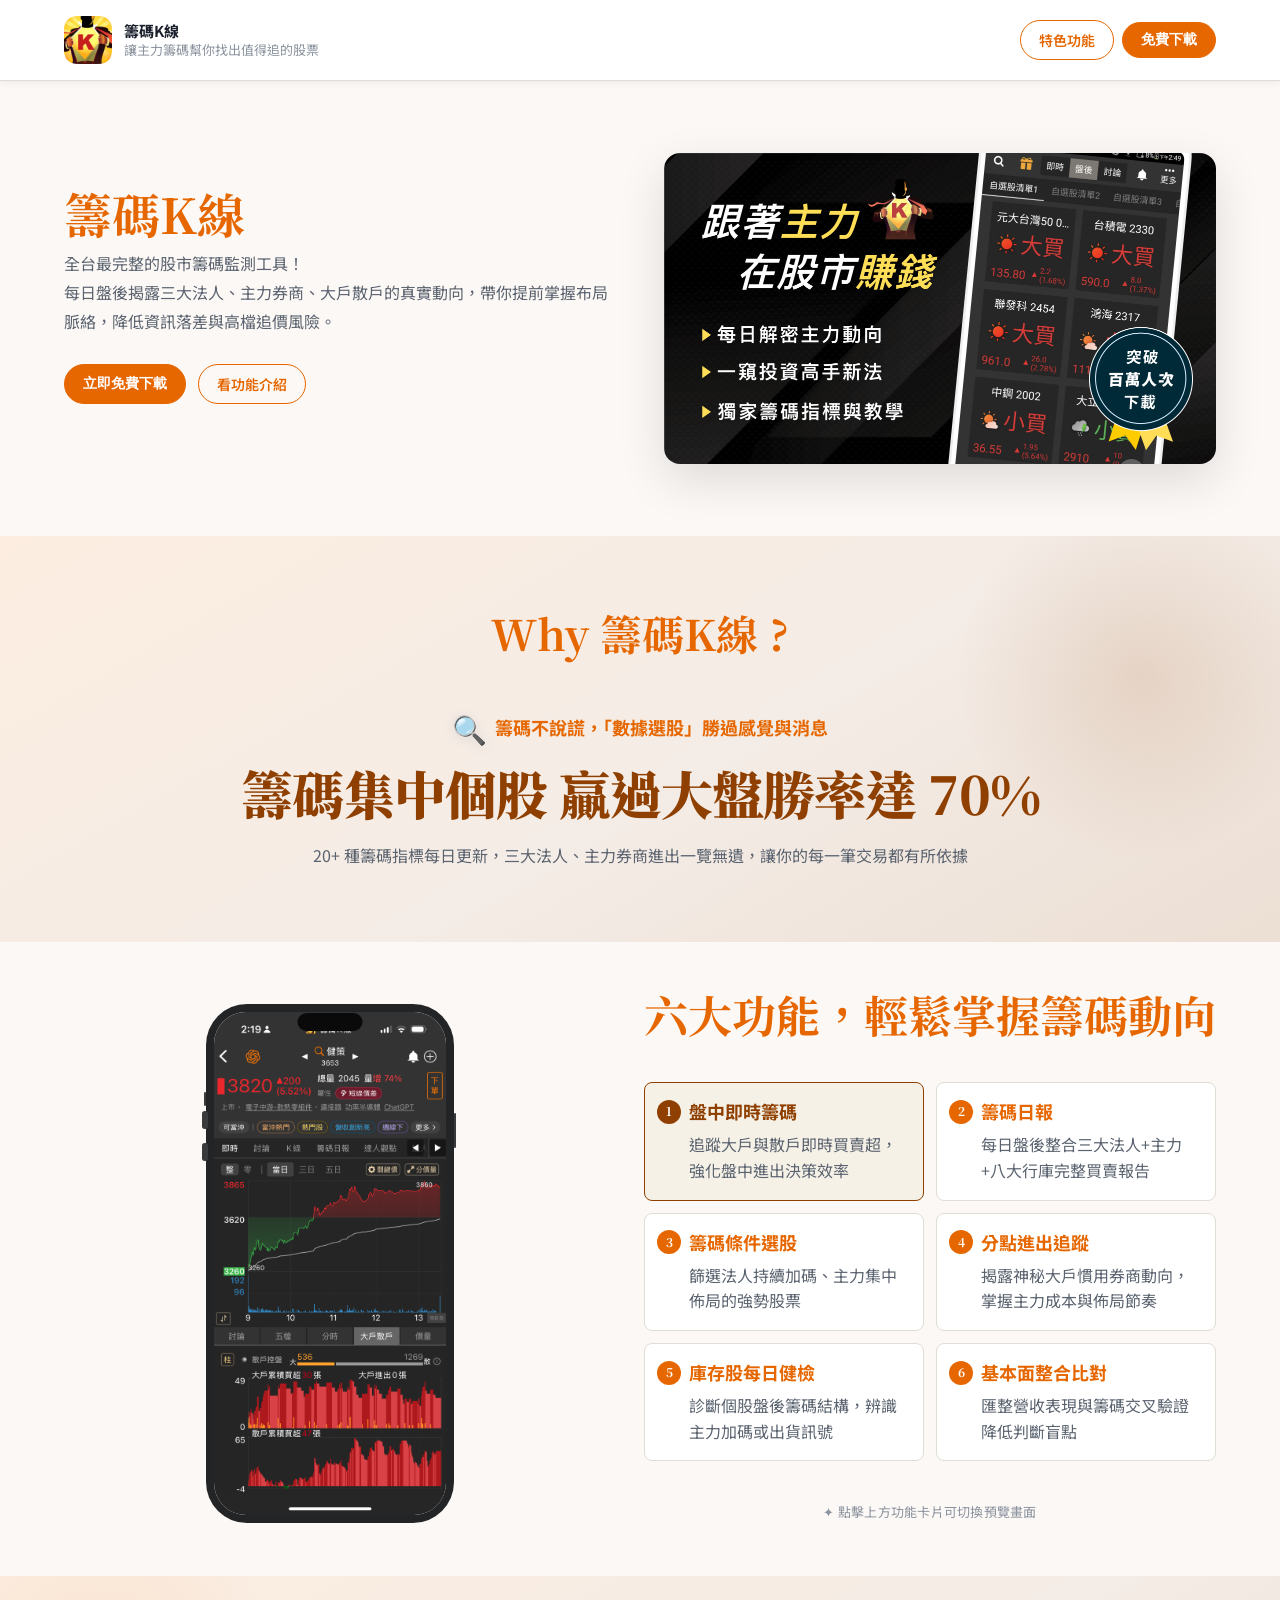
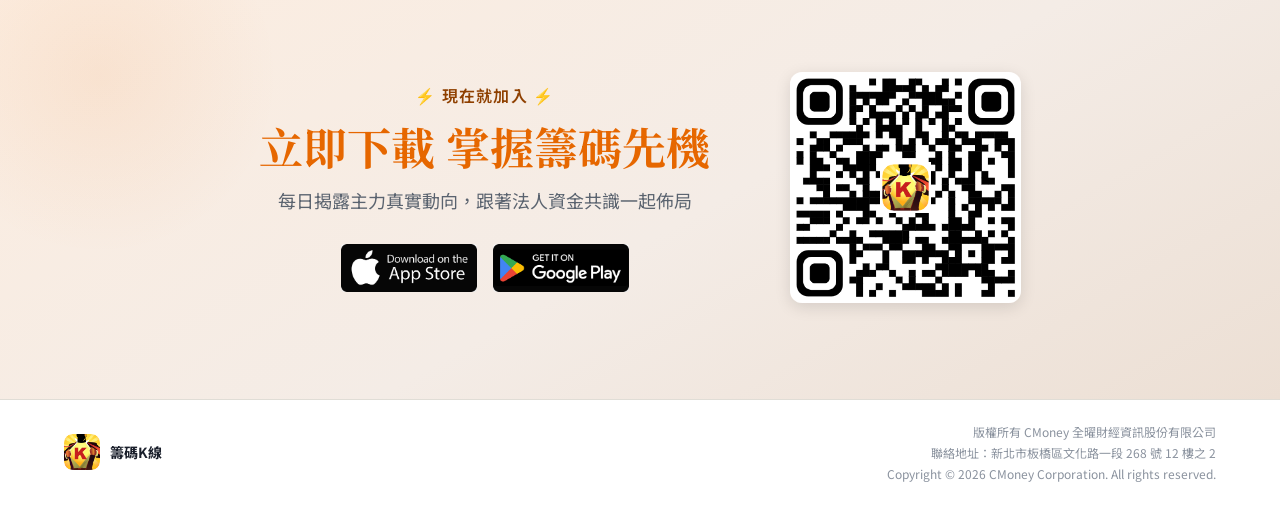
<file: LandingPage_chipk/index.html>
<!doctype html>
<html lang="zh-Hant">
  <head>
    <meta charset="utf-8" />
    <meta name="viewport" content="width=device-width, initial-scale=1" />
    <title>籌碼K線｜讓主力籌碼幫你找出值得追的股票</title>
    <meta name="description" content="全台最完整的股市籌碼監測工具！
每日盤後揭露三大法人、主力券商、大戶散戶的真實動向，帶你提前掌握布局脈絡，降低資訊落差與高檔追價風險。" />
    <link rel="preconnect" href="https://fonts.googleapis.com" />
    <link href="https://fonts.googleapis.com/css2?family=Noto+Sans+TC:wght@300;400;500;600;700&family=Noto+Serif+TC:wght@600;700&display=swap" rel="stylesheet" />
    <link rel="stylesheet" href="styles.css" />
    <!-- Google Analytics GA4 -->
    <script async src="https://www.googletagmanager.com/gtag/js?id=G-DCRTWTHXTP"></script>
    <script>
      window.dataLayer = window.dataLayer || [];
      function gtag(){dataLayer.push(arguments);}
      gtag('js', new Date());
      gtag('config', 'G-DCRTWTHXTP');
    </script>
    <!-- Meta Pixel -->
    <script>
      !function(f,b,e,v,n,t,s){if(f.fbq)return;n=f.fbq=function(){n.callMethod?
      n.callMethod.apply(n,arguments):n.queue.push(arguments)};if(!f._fbq)f._fbq=n;
      n.push=n;n.loaded=!0;n.version='2.0';n.queue=[];t=b.createElement(e);t.async=!0;
      t.src=v;s=b.getElementsByTagName(e)[0];s.parentNode.insertBefore(t,s)}
      (window,document,'script','https://connect.facebook.net/en_US/fbevents.js');
      fbq('init', '1327697457820026');
      fbq('track', 'PageView');
    </script>
    <noscript><img height="1" width="1" style="display:none"
      src="https://www.facebook.com/tr?id=1327697457820026&ev=PageView&noscript=1"/></noscript>
  </head>
  <body>
    <!-- ========== Header ========== -->
    <header class="site-header">
      <div class="container header-inner">
        <a class="brand" href="#top">
          <img class="app-icon" src="assets/images/app-icon.png" alt="籌碼K線" width="56" height="56" />
          <div class="brand-content">
            <strong class="brand-title">籌碼K線</strong>
            <span class="brand-subtitle">讓主力籌碼幫你找出值得追的股票</span>
          </div>
        </a>
        <div class="header-ctas">
          <a href="#features" class="header-nav-btn header-nav-btn--ghost" data-track="cta">特色功能</a>
          <button onclick="handleDownload()" class="header-nav-btn header-nav-btn--primary" data-track="download">免費下載</button>
        </div>
      </div>
    </header>

    <main id="top">
      <!-- ========== Hero ========== -->
      <section class="hero">
        <div class="container">
          <div class="hero-body">
            <div class="hero-text">
              <h1 class="hero-title">籌碼K線</h1>
              <div class="hero-content">
                <p class="hero-intro">全台最完整的股市籌碼監測工具！<br>
每日盤後揭露三大法人、主力券商、大戶散戶的真實動向，帶你提前掌握布局脈絡，降低資訊落差與高檔追價風險。</p>
                <div class="hero-ctas">
                  <button onclick="handleDownload()" class="header-nav-btn header-nav-btn--primary" data-track="download">立即免費下載</button>
                  <a href="#features" class="header-nav-btn header-nav-btn--ghost" data-track="cta">看功能介紹</a>
                </div>
              </div>
            </div>
            <div class="hero-visual">
              <img src="assets/images/hero.png" alt="籌碼K線 主題圖" class="hero-theme-img" />
            </div>
          </div>
        </div>
      </section>

      <!-- ========== Highlights ========== -->
      <section class="highlights">
        <div class="container">
          <div class="highlights-header">
            <h2 class="highlights-title">Why 籌碼K線 ?</h2>
          </div>
          <div class="highlights-points" data-count="1">
            
            
            <div class="highlights-point">
              <div class="highlights-point__body">
                <h3><span class="highlights-point__icon">🔍</span>籌碼不說謊，「數據選股」勝過感覺與消息</h3>
                <div class="highlights-perf">
                  <div class="highlights-perf__main">
                    <span class="highlights-stat__num">籌碼集中個股 贏過大盤勝率達 70%</span>
                  </div>
                </div>
                <p class="highlights-point__desc">20+ 種籌碼指標每日更新，三大法人、主力券商進出一覽無遺，讓你的每一筆交易都有所依據</p>
              </div>
            </div>
          </div>
        </div>
      </section>

      <!-- ========== Features ========== -->
      <section id="features" class="features">

        <!-- Desktop & Tablet -->
        <div class="feature__container feature__container--reverse">
          <div class="feature__head">
            <h2 class="section-title feature__section-title">六大功能，輕鬆掌握籌碼動向</h2>
            <div class="feature__content">
              <div class="cols cols-xs">

                <!-- 功能 1 -->
                <div class="col col-4">
                  <div class="category category-guide" data-index="0" data-img="assets/images/features/feat1.png">
                    <h3 class="category__title">盤中即時籌碼</h3>
                    <p class="category__desc">追蹤大戶與散戶即時買賣超，強化盤中進出決策效率</p>
                  </div>
                </div>

                <!-- 功能 2 -->
                <div class="col col-4">
                  <div class="category category-holding" data-index="1" data-img="assets/images/features/feat2.png">
                    <h3 class="category__title">籌碼日報</h3>
                    <p class="category__desc">每日盤後整合三大法人+主力+八大行庫完整買賣報告</p>
                  </div>
                </div>

                <!-- 功能 3 -->
                <div class="col col-4">
                  <div class="category category-list" data-index="2" data-img="assets/images/features/feat3.png">
                    <h3 class="category__title">籌碼條件選股</h3>
                    <p class="category__desc">篩選法人持續加碼、主力集中佈局的強勢股票</p>
                  </div>
                </div>

                <!-- 功能 4 -->
                <div class="col col-4">
                  <div class="category category-report" data-index="3" data-img="assets/images/features/feat4.png">
                    <h3 class="category__title">分點進出追蹤</h3>
                    <p class="category__desc">揭露神秘大戶慣用券商動向，掌握主力成本與佈局節奏</p>
                  </div>
                </div>

                <!-- 功能 5 -->
                <div class="col col-4">
                  <div class="category category-premium" data-index="4" data-img="assets/images/features/feat5.png">
                    <h3 class="category__title">庫存股每日健檢</h3>
                    <p class="category__desc">診斷個股盤後籌碼結構，辨識主力加碼或出貨訊號</p>
                  </div>
                </div>

                <!-- 功能 6 -->
                <div class="col col-4">
                  <div class="category category-forum" data-index="5" data-img="assets/images/features/feat6.png">
                    <h3 class="category__title">基本面整合比對</h3>
                    <p class="category__desc">匯整營收表現與籌碼交叉驗證降低判斷盲點</p>
                  </div>
                </div>
              </div>
              <p class="feature__hint">✦ 點擊上方功能卡片可切換預覽畫面</p>
            </div>
          </div>
          <figure class="feature__foot">
            <div class="phone-mockup">
              <div class="phone-mockup__notch"></div>
              <div class="phone-mockup__screen">
                <img class="feature__img" id="feature-preview-img" src="assets/images/features/feat1.png" alt="功能示意圖">
              </div>
              <div class="phone-mockup__indicator"></div>
            </div>
          </figure>
        </div>

        <!-- Mobile Slider -->
        <div class="features-mobile">
          <h2 class="features-mobile__title">六大功能，輕鬆掌握籌碼動向</h2>
          <div class="features-overview">
            <div class="features-overview__grid">

      <div class="features-overview__item">
        <span class="features-overview__num">1</span>
        <div>
          <h4>盤中即時籌碼</h4>
          <p>追蹤大戶與散戶即時買賣超，強化盤中進出決策效率</p>
        </div>
      </div>

      <div class="features-overview__item">
        <span class="features-overview__num">2</span>
        <div>
          <h4>籌碼日報</h4>
          <p>每日盤後整合三大法人+主力+八大行庫完整買賣報告</p>
        </div>
      </div>

      <div class="features-overview__item">
        <span class="features-overview__num">3</span>
        <div>
          <h4>籌碼條件選股</h4>
          <p>篩選法人持續加碼、主力集中佈局的強勢股票</p>
        </div>
      </div>

      <div class="features-overview__item">
        <span class="features-overview__num">4</span>
        <div>
          <h4>分點進出追蹤</h4>
          <p>揭露神秘大戶慣用券商動向，掌握主力成本與佈局節奏</p>
        </div>
      </div>

      <div class="features-overview__item">
        <span class="features-overview__num">5</span>
        <div>
          <h4>庫存股每日健檢</h4>
          <p>診斷個股盤後籌碼結構，辨識主力加碼或出貨訊號</p>
        </div>
      </div>

      <div class="features-overview__item">
        <span class="features-overview__num">6</span>
        <div>
          <h4>基本面整合比對</h4>
          <p>匯整營收表現與籌碼交叉驗證降低判斷盲點</p>
        </div>
      </div>
            </div>
          </div>
          <div class="features-slider-section">
            <div class="features-slider-label">功能詳細圖覧</div>
            <div class="features-slider">

    <div class="feature-card">
      <h3>盤中即時籌碼</h3>
      <p>追蹤大戶與散戶即時買賣超，強化盤中進出決策效率</p>
      <div class="phone-mockup phone-mockup--sm"><div class="phone-mockup__notch"></div><div class="phone-mockup__screen"><img src="assets/images/features/feat1.png" alt="盤中即時籌碼" /></div><div class="phone-mockup__indicator"></div></div>
    </div>

    <div class="feature-card">
      <h3>籌碼日報</h3>
      <p>每日盤後整合三大法人+主力+八大行庫完整買賣報告</p>
      <div class="phone-mockup phone-mockup--sm"><div class="phone-mockup__notch"></div><div class="phone-mockup__screen"><img src="assets/images/features/feat2.png" alt="籌碼日報" /></div><div class="phone-mockup__indicator"></div></div>
    </div>

    <div class="feature-card">
      <h3>籌碼條件選股</h3>
      <p>篩選法人持續加碼、主力集中佈局的強勢股票</p>
      <div class="phone-mockup phone-mockup--sm"><div class="phone-mockup__notch"></div><div class="phone-mockup__screen"><img src="assets/images/features/feat3.png" alt="籌碼條件選股" /></div><div class="phone-mockup__indicator"></div></div>
    </div>

    <div class="feature-card">
      <h3>分點進出追蹤</h3>
      <p>揭露神秘大戶慣用券商動向，掌握主力成本與佈局節奏</p>
      <div class="phone-mockup phone-mockup--sm"><div class="phone-mockup__notch"></div><div class="phone-mockup__screen"><img src="assets/images/features/feat4.png" alt="分點進出追蹤" /></div><div class="phone-mockup__indicator"></div></div>
    </div>

    <div class="feature-card">
      <h3>庫存股每日健檢</h3>
      <p>診斷個股盤後籌碼結構，辨識主力加碼或出貨訊號</p>
      <div class="phone-mockup phone-mockup--sm"><div class="phone-mockup__notch"></div><div class="phone-mockup__screen"><img src="assets/images/features/feat5.png" alt="庫存股每日健檢" /></div><div class="phone-mockup__indicator"></div></div>
    </div>

    <div class="feature-card">
      <h3>基本面整合比對</h3>
      <p>匯整營收表現與籌碼交叉驗證降低判斷盲點</p>
      <div class="phone-mockup phone-mockup--sm"><div class="phone-mockup__notch"></div><div class="phone-mockup__screen"><img src="assets/images/features/feat6.png" alt="基本面整合比對" /></div><div class="phone-mockup__indicator"></div></div>
    </div>
            </div>
            <div class="slider-arrows">
              <button class="slider-arrow slider-arrow--prev" aria-label="上一張">
                <svg width="20" height="20" viewBox="0 0 20 20" fill="none"><path d="M12.5 15L7.5 10L12.5 5" stroke="currentColor" stroke-width="2" stroke-linecap="round" stroke-linejoin="round"/></svg>
              </button>
              <button class="slider-arrow slider-arrow--next" aria-label="下一張">
                <svg width="20" height="20" viewBox="0 0 20 20" fill="none"><path d="M7.5 5L12.5 10L7.5 15" stroke="currentColor" stroke-width="2" stroke-linecap="round" stroke-linejoin="round"/></svg>
              </button>
            </div>
          </div>
          <div class="slider-dots"></div>
        </div>

      </section>

      <!-- ========== Download CTA ========== -->
      <section id="download" class="download-cta">
        <div class="container">
          <div class="download-inner">
            <div class="download-text">
              <p class="download-eyebrow">⚡ 現在就加入 ⚡</p>
              <h2>立即下載 掌握籌碼先機</h2>
              <p class="download-subheading">每日揭露主力真實動向，跟著法人資金共識一起佈局</p>
              <div class="download-badges">
                <a href="https://www.cmoney.tw/r/2/ctiefz" target="_blank" rel="noreferrer" class="store-link" data-track="download"><img src="assets/images/SharedImages/appstore-badge.png" alt="下載 iOS" class="store-badge-large" /></a>
                <a href="https://www.cmoney.tw/r/2/ctiefz" target="_blank" rel="noreferrer" class="store-link" data-track="download"><img src="assets/images/SharedImages/play-badge.png" alt="下載 Android" class="store-badge-large" /></a>
              </div>
            </div>
            <div class="download-qr"><img src="assets/images/qrcode.png" alt="掃描 QR Code 下載" class="download-qr__img" /></div>
          </div>
        </div>
      </section>
    </main>

    <!-- ========== Footer ========== -->
    <footer class="site-footer">
      <div class="container">
        <div class="footer-inner">
          <div class="footer-brand">
            <img src="assets/images/app-icon.png" alt="籌碼K線" class="footer-icon" />
            <h3>籌碼K線</h3>
          </div>
          <div class="footer-bottom">
            <p class="footer-company">版權所有 CMoney 全曜財經資訊股份有限公司</p>
            <p class="footer-address">聯絡地址：新北市板橋區文化路一段 268 號 12 樓之 2</p>
            <p class="footer-copyright">Copyright &copy; 2026 CMoney Corporation. All rights reserved.</p>
          </div>
        </div>
      </div>
    </footer>

    <!-- QR Code Modal -->
    
    <div id="qr-modal" style="display:none;position:fixed;inset:0;z-index:9999;background:rgba(0,0,0,0.55);backdrop-filter:blur(4px);display:none;align-items:center;justify-content:center;" onclick="if(event.target===this)closeQrModal()">
      <div style="background:#fff;border-radius:20px;padding:24px 28px;text-align:center;max-width:320px;width:90%;position:relative;box-shadow:0 24px 64px rgba(0,0,0,0.3);">
        <button onclick="closeQrModal()" style="position:absolute;top:12px;right:16px;background:none;border:none;font-size:22px;cursor:pointer;color:#888;line-height:1;">&times;</button>
        <img src="assets/images/SharedImages/cellphone_downloadCTA.png" alt="手機掃描下載" style="width:100%;max-width:240px;height:auto;display:block;margin:0 auto 16px;" />
        <img src="assets/images/qrcode.png" alt="掃描 QR Code 下載" style="width:220px;height:220px;object-fit:contain;border-radius:8px;" />
      </div>
    </div>

    <script>
      (function() {
        function initDesktopFeatures() {
          const categories = document.querySelectorAll('.category');
          const previewImg = document.getElementById('feature-preview-img');
          if (!categories.length || !previewImg) return;
          let currentIndex = 0;
          function updateActive(index) {
            categories.forEach((cat, i) => cat.classList.toggle('active', i === index));
            const newImgSrc = categories[index].getAttribute('data-img');
            if (newImgSrc) previewImg.src = newImgSrc;
          }
          categories.forEach((cat, i) => cat.addEventListener('click', () => { currentIndex = i; updateActive(i); }));
          updateActive(0);
        }

        function initMobileSlider() {
          const wrapper = document.querySelector('.features-mobile');
          const slider = document.querySelector('.features-slider');
          const dotsContainer = document.querySelector('.features-mobile .slider-dots');
          if (!slider || !wrapper) return;
          const origCards = Array.from(slider.querySelectorAll('.feature-card'));
          const total = origCards.length;
          let currentSlide = 1;
          let startX = 0;
          let isDragging = false;
          origCards.forEach((card, i) => {
            const h3 = card.querySelector('h3');
            if (h3 && !h3.querySelector('.card-num')) {
              const num = document.createElement('span');
              num.className = 'card-num';
              num.textContent = i + 1;
              h3.insertBefore(num, h3.firstChild);
            }
          });
          const firstClone = origCards[0].cloneNode(true);
          const lastClone = origCards[total - 1].cloneNode(true);
          firstClone.setAttribute('aria-hidden', 'true');
          lastClone.setAttribute('aria-hidden', 'true');
          slider.appendChild(firstClone);
          slider.insertBefore(lastClone, origCards[0]);
          const allCards = Array.from(slider.querySelectorAll('.feature-card'));
          function setCardWidths() {
            const w = wrapper.offsetWidth;
            allCards.forEach(card => { card.style.width = w + 'px'; });
            return w;
          }
          function getCardWidth() { return wrapper.offsetWidth; }
          origCards.forEach((_, index) => {
            const dot = document.createElement('button');
            dot.className = 'slider-dot';
            if (index === 0) dot.classList.add('active');
            dot.setAttribute('aria-label', '切換到第 ' + (index + 1) + ' 個功能');
            dot.addEventListener('click', () => goToSlide(index + 1));
            dotsContainer && dotsContainer.appendChild(dot);
          });
          const dots = Array.from(dotsContainer ? dotsContainer.querySelectorAll('.slider-dot') : []);
          function updateDots(index) {
            const dotIndex = ((index - 1) % total + total) % total;
            dots.forEach((dot, i) => dot.classList.toggle('active', i === dotIndex));
          }
          function jumpTo(index) {
            slider.style.transition = 'none';
            slider.style.transform = 'translateX(-' + (index * getCardWidth()) + 'px)';
            currentSlide = index;
          }
          function goToSlide(index) {
            currentSlide = index;
            slider.style.transition = 'transform 0.35s ease';
            slider.style.transform = 'translateX(-' + (index * getCardWidth()) + 'px)';
            updateDots(index);
          }
          slider.addEventListener('transitionend', () => {
            if (currentSlide === 0) { jumpTo(total); updateDots(total); }
            else if (currentSlide === total + 1) { jumpTo(1); updateDots(1); }
          });
          const prevBtn = wrapper.querySelector('.slider-arrow--prev');
          const nextBtn = wrapper.querySelector('.slider-arrow--next');
          if (prevBtn) prevBtn.addEventListener('click', () => goToSlide(currentSlide - 1));
          if (nextBtn) nextBtn.addEventListener('click', () => goToSlide(currentSlide + 1));
          wrapper.addEventListener('touchstart', (e) => { startX = e.touches[0].clientX; isDragging = true; slider.style.transition = 'none'; }, { passive: true });
          wrapper.addEventListener('touchmove', (e) => { if (!isDragging) return; const diff = e.touches[0].clientX - startX; slider.style.transform = 'translateX(' + (-(currentSlide * getCardWidth()) + diff) + 'px)'; }, { passive: true });
          wrapper.addEventListener('touchend', (e) => { if (!isDragging) return; isDragging = false; const diff = e.changedTouches[0].clientX - startX; const threshold = getCardWidth() * 0.25; if (diff < -threshold) goToSlide(currentSlide + 1); else if (diff > threshold) goToSlide(currentSlide - 1); else goToSlide(currentSlide); });
          window.addEventListener('resize', () => { setCardWidths(); jumpTo(currentSlide); });
          setCardWidths(); jumpTo(1); updateDots(1);
        }

        initDesktopFeatures();
        initMobileSlider();

        // 下載按鈕行為：預覽模式由 parent postMessage 注入，下載檔則用 UA 偵測
        // iframe 環境中預設 desktop，避免 postMessage 時序問題導致漏判
        var _previewMode = (window.parent !== window) ? 'desktop' : null;
        if (window.parent !== window) {
          window.addEventListener('message', function(e) {
            if (e.data && e.data.type === 'setPreviewMode') {
              _previewMode = e.data.mode;
            }
          });
        }
        window.handleDownload = function() {
          var useDesktop;
          if (_previewMode !== null) {
            useDesktop = _previewMode === 'desktop';
          } else {
            useDesktop = window.innerWidth >= 1024 && !/Mobi|Android|iPhone|iPad/i.test(navigator.userAgent);
          }
          if (useDesktop) {
            var modal = document.getElementById('qr-modal');
            if (modal) { modal.style.display = 'flex'; }
            else { var el = document.getElementById('download'); if (el) el.scrollIntoView({ behavior: 'smooth' }); }
          } else {
            var el2 = document.getElementById('download');
            if (el2) el2.scrollIntoView({ behavior: 'smooth' });
          }
        };
        window.closeQrModal = function() {
          var modal = document.getElementById('qr-modal');
          if (modal) modal.style.display = 'none';
        };
        document.addEventListener('keydown', function(e) {
          if (e.key === 'Escape') window.closeQrModal && window.closeQrModal();
        });

        // ── 事件追蹤（GA4 + Meta Pixel）──
        document.addEventListener('click', function(e) {
          var el = e.target.closest('[data-track]');
          if (!el) return;
          var action = el.getAttribute('data-track');
          if (action === 'download') {
            if (typeof gtag === 'function') gtag('event', 'click_app_download');
            if (typeof fbq === 'function') fbq('track', 'Lead');
          } else if (action === 'cta') {
            if (typeof gtag === 'function') gtag('event', 'click_cta');
            if (typeof fbq === 'function') fbq('trackCustom', 'ClickCTA');
          }
        });
      })();
    </script>
  </body>
</html>
</file>
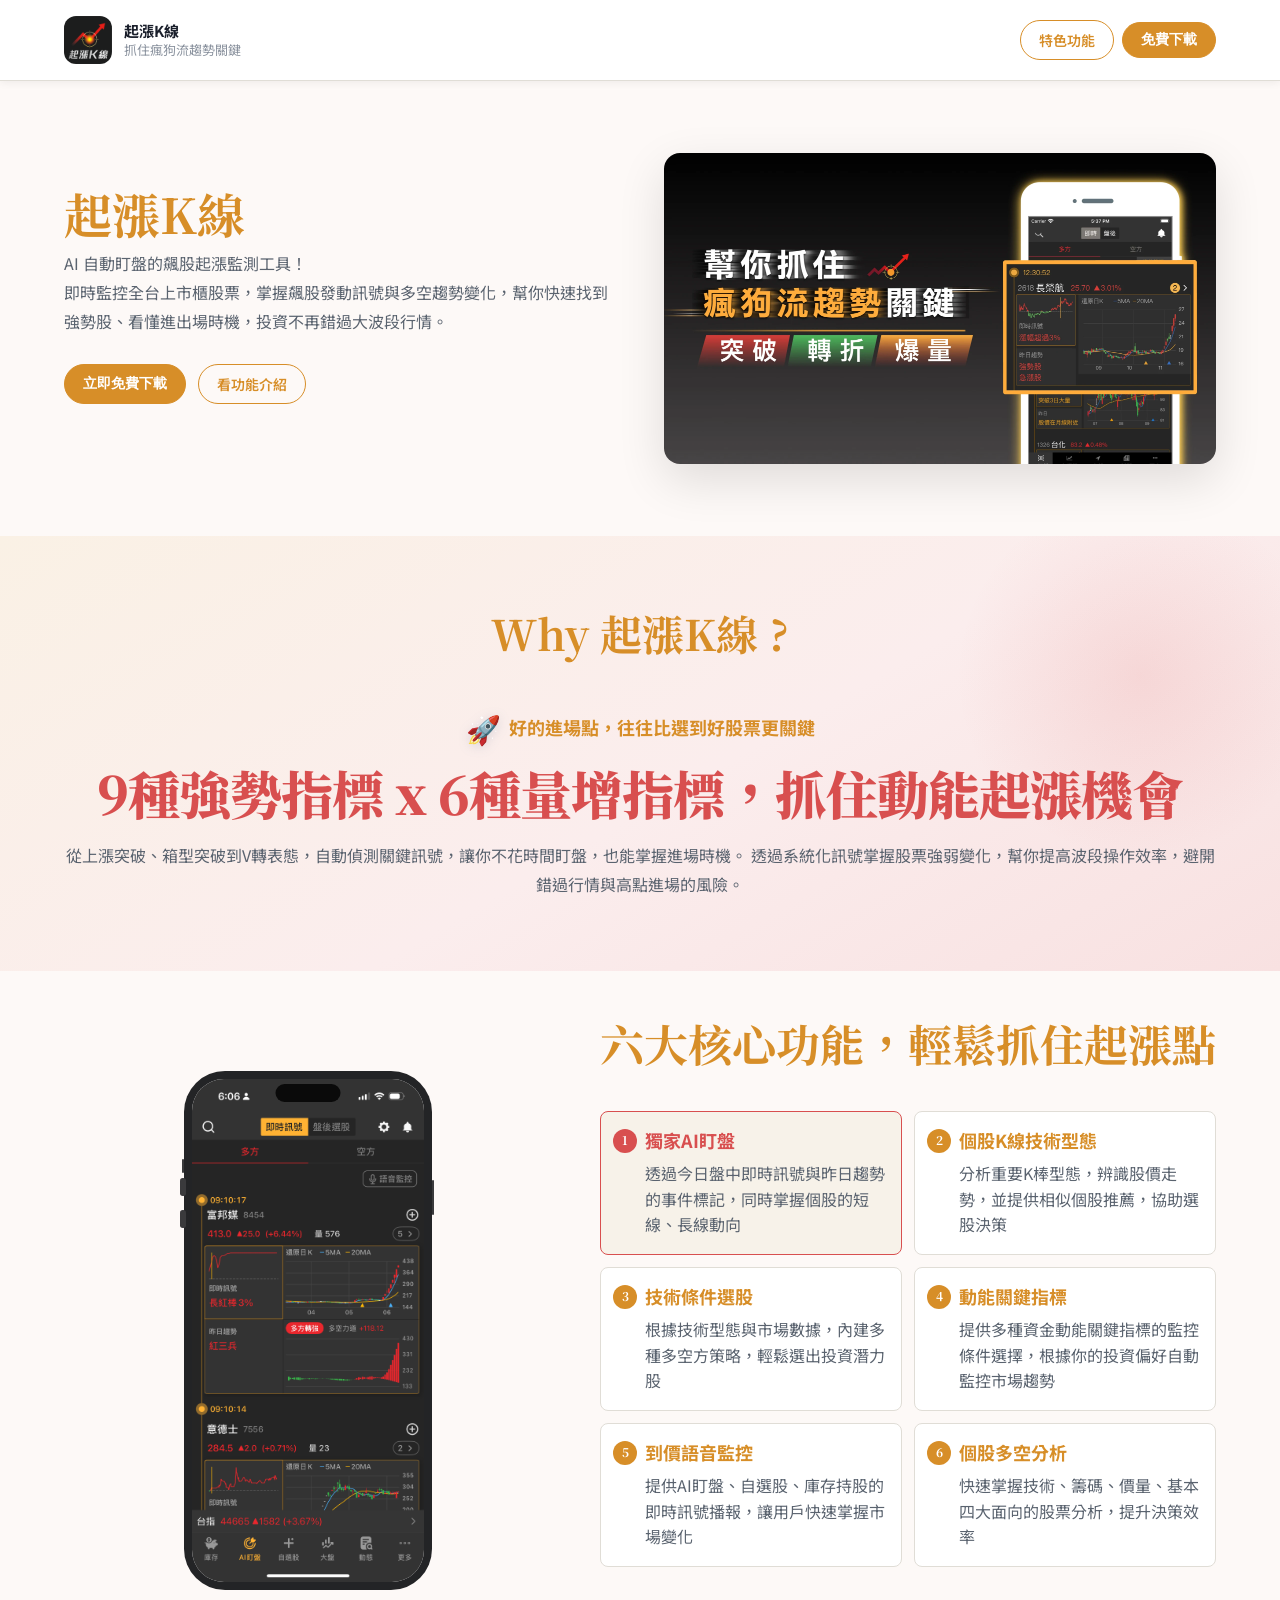
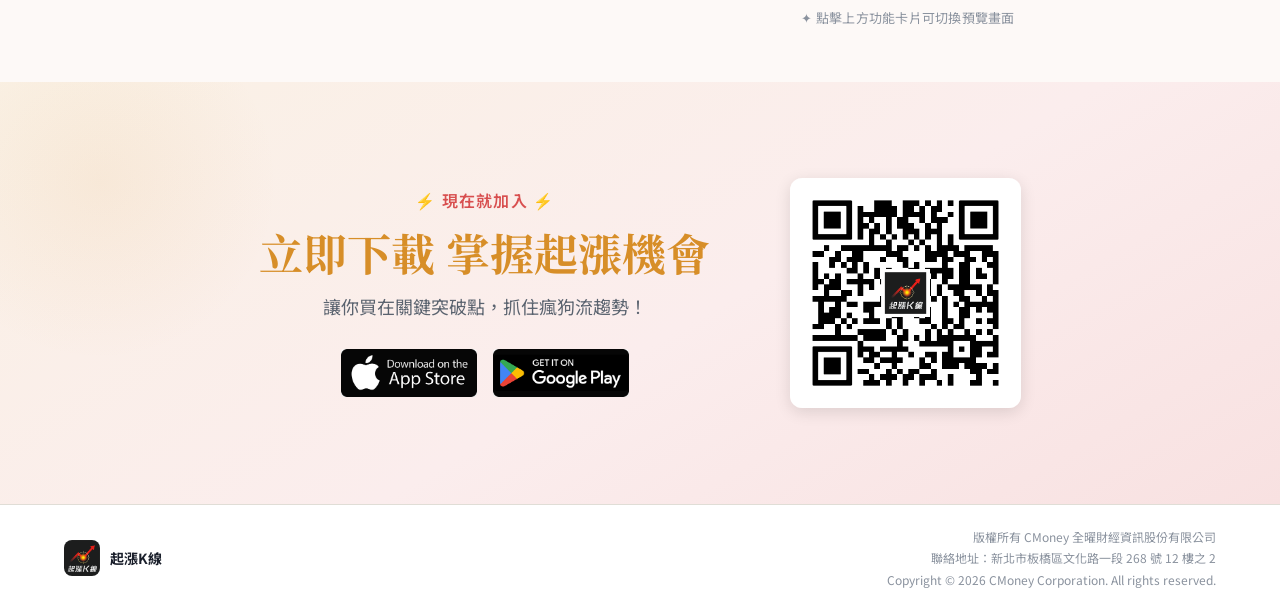
<file: demo/LandingPage_supertrendk/index.html>
<!doctype html>
<html lang="zh-Hant">
  <head>
    <meta charset="utf-8" />
    <meta name="viewport" content="width=device-width, initial-scale=1" />
    <title>起漲K線｜抓住瘋狗流趨勢關鍵</title>
    <meta name="description" content="AI 自動盯盤的飆股起漲監測工具！
即時監控全台上市櫃股票，掌握飆股發動訊號與多空趨勢變化，幫你快速找到強勢股、看懂進出場時機，投資不再錯過大波段行情。" />
    <link rel="preconnect" href="https://fonts.googleapis.com" />
    <link href="https://fonts.googleapis.com/css2?family=Noto+Sans+TC:wght@300;400;500;600;700&family=Noto+Serif+TC:wght@600;700&display=swap" rel="stylesheet" />
    <link rel="stylesheet" href="styles.css" />
    <!-- Google Analytics GA4 -->
    <script async src="https://www.googletagmanager.com/gtag/js?id=G-DCRTWTHXTP"></script>
    <script>
      window.dataLayer = window.dataLayer || [];
      function gtag(){dataLayer.push(arguments);}
      gtag('js', new Date());
      gtag('config', 'G-DCRTWTHXTP');
    </script>
    <!-- Meta Pixel -->
    <script>
      !function(f,b,e,v,n,t,s){if(f.fbq)return;n=f.fbq=function(){n.callMethod?
      n.callMethod.apply(n,arguments):n.queue.push(arguments)};if(!f._fbq)f._fbq=n;
      n.push=n;n.loaded=!0;n.version='2.0';n.queue=[];t=b.createElement(e);t.async=!0;
      t.src=v;s=b.getElementsByTagName(e)[0];s.parentNode.insertBefore(t,s)}
      (window,document,'script','https://connect.facebook.net/en_US/fbevents.js');
      fbq('init', '170201422665222');
      fbq('track', 'PageView');
    </script>
    <noscript><img height="1" width="1" style="display:none"
      src="https://www.facebook.com/tr?id=170201422665222&ev=PageView&noscript=1"/></noscript>
  </head>
  <body>
    <!-- ========== Header ========== -->
    <header class="site-header">
      <div class="container header-inner">
        <a class="brand" href="#top">
          <img class="app-icon" src="assets/images/app-icon.png" alt="起漲K線" width="56" height="56" />
          <div class="brand-content">
            <strong class="brand-title">起漲K線</strong>
            <span class="brand-subtitle">抓住瘋狗流趨勢關鍵</span>
          </div>
        </a>
        <div class="header-ctas">
          <a href="#features" class="header-nav-btn header-nav-btn--ghost" data-track="cta">特色功能</a>
          <button onclick="handleDownload()" class="header-nav-btn header-nav-btn--primary" data-track="download">免費下載</button>
        </div>
      </div>
    </header>

    <main id="top">
      <!-- ========== Hero ========== -->
      <section class="hero">
        <div class="container">
          <div class="hero-body">
            <div class="hero-text">
              <h1 class="hero-title">起漲K線</h1>
              <div class="hero-content">
                <p class="hero-intro">AI 自動盯盤的飆股起漲監測工具！<br>
即時監控全台上市櫃股票，掌握飆股發動訊號與多空趨勢變化，幫你快速找到強勢股、看懂進出場時機，投資不再錯過大波段行情。</p>
                <div class="hero-ctas">
                  <button onclick="handleDownload()" class="header-nav-btn header-nav-btn--primary" data-track="download">立即免費下載</button>
                  <a href="#features" class="header-nav-btn header-nav-btn--ghost" data-track="cta">看功能介紹</a>
                </div>
              </div>
            </div>
            <div class="hero-visual">
              <img src="assets/images/hero.webp" alt="起漲K線 主題圖" class="hero-theme-img" />
            </div>
          </div>
        </div>
      </section>

      <!-- ========== Highlights ========== -->
      <section class="highlights">
        <div class="container">
          <div class="highlights-header">
            <h2 class="highlights-title">Why 起漲K線 ?</h2>
          </div>
          <div class="highlights-points" data-count="1">
            
            
            <div class="highlights-point">
              <div class="highlights-point__body">
                <h3><span class="highlights-point__icon">🚀</span>好的進場點，往往比選到好股票更關鍵</h3>
                <div class="highlights-perf">
                  <div class="highlights-perf__main">
                    <span class="highlights-stat__num">9種強勢指標 x 6種量增指標，抓住動能起漲機會</span>
                  </div>
                </div>
                <p class="highlights-point__desc">從上漲突破、箱型突破到V轉表態，自動偵測關鍵訊號，讓你不花時間盯盤，也能掌握進場時機。
透過系統化訊號掌握股票強弱變化，幫你提高波段操作效率，避開錯過行情與高點進場的風險。</p>
              </div>
            </div>
          </div>
        </div>
      </section>

      <!-- ========== Features ========== -->
      <section id="features" class="features">

        <!-- Desktop & Tablet -->
        <div class="feature__container feature__container--reverse">
          <div class="feature__head">
            <h2 class="section-title feature__section-title">六大核心功能，輕鬆抓住起漲點</h2>
            <div class="feature__content">
              <div class="cols cols-xs">

                <!-- 功能 1 -->
                <div class="col col-4">
                  <div class="category category-guide" data-index="0" data-img="assets/images/features/feat1.png">
                    <h3 class="category__title">獨家AI盯盤</h3>
                    <p class="category__desc">透過今日盤中即時訊號與昨日趨勢的事件標記，同時掌握個股的短線、長線動向</p>
                  </div>
                </div>

                <!-- 功能 2 -->
                <div class="col col-4">
                  <div class="category category-holding" data-index="1" data-img="assets/images/features/feat2.png">
                    <h3 class="category__title">個股K線技術型態</h3>
                    <p class="category__desc">分析重要K棒型態，辨識股價走勢，並提供相似個股推薦，協助選股決策</p>
                  </div>
                </div>

                <!-- 功能 3 -->
                <div class="col col-4">
                  <div class="category category-list" data-index="2" data-img="assets/images/features/feat3.png">
                    <h3 class="category__title">技術條件選股</h3>
                    <p class="category__desc">根據技術型態與市場數據，內建多種多空方策略，輕鬆選出投資潛力股</p>
                  </div>
                </div>

                <!-- 功能 4 -->
                <div class="col col-4">
                  <div class="category category-report" data-index="3" data-img="assets/images/features/feat4.png">
                    <h3 class="category__title">動能關鍵指標</h3>
                    <p class="category__desc">提供多種資金動能關鍵指標的監控條件選擇，根據你的投資偏好自動監控市場趨勢</p>
                  </div>
                </div>

                <!-- 功能 5 -->
                <div class="col col-4">
                  <div class="category category-premium" data-index="4" data-img="assets/images/features/feat5.png">
                    <h3 class="category__title">到價語音監控</h3>
                    <p class="category__desc">提供AI盯盤、自選股、庫存持股的即時訊號播報，讓用戶快速掌握市場變化</p>
                  </div>
                </div>

                <!-- 功能 6 -->
                <div class="col col-4">
                  <div class="category category-forum" data-index="5" data-img="assets/images/features/feat6.png">
                    <h3 class="category__title">個股多空分析</h3>
                    <p class="category__desc">快速掌握技術、籌碼、價量、基本四大面向的股票分析，提升決策效率</p>
                  </div>
                </div>
              </div>
              <p class="feature__hint">✦ 點擊上方功能卡片可切換預覽畫面</p>
            </div>
          </div>
          <figure class="feature__foot">
            <div class="phone-mockup">
              <div class="phone-mockup__notch"></div>
              <div class="phone-mockup__screen">
                <img class="feature__img" id="feature-preview-img" src="assets/images/features/feat1.png" alt="功能示意圖">
              </div>
              <div class="phone-mockup__indicator"></div>
            </div>
          </figure>
        </div>

        <!-- Mobile Slider -->
        <div class="features-mobile">
          <h2 class="features-mobile__title">六大核心功能，輕鬆抓住起漲點</h2>
          <div class="features-overview">
            <div class="features-overview__grid">

      <div class="features-overview__item">
        <span class="features-overview__num">1</span>
        <div>
          <h4>獨家AI盯盤</h4>
          <p>透過今日盤中即時訊號與昨日趨勢的事件標記，同時掌握個股的短線、長線動向</p>
        </div>
      </div>

      <div class="features-overview__item">
        <span class="features-overview__num">2</span>
        <div>
          <h4>個股K線技術型態</h4>
          <p>分析重要K棒型態，辨識股價走勢，並提供相似個股推薦，協助選股決策</p>
        </div>
      </div>

      <div class="features-overview__item">
        <span class="features-overview__num">3</span>
        <div>
          <h4>技術條件選股</h4>
          <p>根據技術型態與市場數據，內建多種多空方策略，輕鬆選出投資潛力股</p>
        </div>
      </div>

      <div class="features-overview__item">
        <span class="features-overview__num">4</span>
        <div>
          <h4>動能關鍵指標</h4>
          <p>提供多種資金動能關鍵指標的監控條件選擇，根據你的投資偏好自動監控市場趨勢</p>
        </div>
      </div>

      <div class="features-overview__item">
        <span class="features-overview__num">5</span>
        <div>
          <h4>到價語音監控</h4>
          <p>提供AI盯盤、自選股、庫存持股的即時訊號播報，讓用戶快速掌握市場變化</p>
        </div>
      </div>

      <div class="features-overview__item">
        <span class="features-overview__num">6</span>
        <div>
          <h4>個股多空分析</h4>
          <p>快速掌握技術、籌碼、價量、基本四大面向的股票分析，提升決策效率</p>
        </div>
      </div>
            </div>
          </div>
          <div class="features-slider-section">
            <div class="features-slider-label">功能詳細圖覧</div>
            <div class="features-slider">

    <div class="feature-card">
      <h3>獨家AI盯盤</h3>
      <p>透過今日盤中即時訊號與昨日趨勢的事件標記，同時掌握個股的短線、長線動向</p>
      <div class="phone-mockup phone-mockup--sm"><div class="phone-mockup__notch"></div><div class="phone-mockup__screen"><img src="assets/images/features/feat1.png" alt="獨家AI盯盤" /></div><div class="phone-mockup__indicator"></div></div>
    </div>

    <div class="feature-card">
      <h3>個股K線技術型態</h3>
      <p>分析重要K棒型態，辨識股價走勢，並提供相似個股推薦，協助選股決策</p>
      <div class="phone-mockup phone-mockup--sm"><div class="phone-mockup__notch"></div><div class="phone-mockup__screen"><img src="assets/images/features/feat2.png" alt="個股K線技術型態" /></div><div class="phone-mockup__indicator"></div></div>
    </div>

    <div class="feature-card">
      <h3>技術條件選股</h3>
      <p>根據技術型態與市場數據，內建多種多空方策略，輕鬆選出投資潛力股</p>
      <div class="phone-mockup phone-mockup--sm"><div class="phone-mockup__notch"></div><div class="phone-mockup__screen"><img src="assets/images/features/feat3.png" alt="技術條件選股" /></div><div class="phone-mockup__indicator"></div></div>
    </div>

    <div class="feature-card">
      <h3>動能關鍵指標</h3>
      <p>提供多種資金動能關鍵指標的監控條件選擇，根據你的投資偏好自動監控市場趨勢</p>
      <div class="phone-mockup phone-mockup--sm"><div class="phone-mockup__notch"></div><div class="phone-mockup__screen"><img src="assets/images/features/feat4.png" alt="動能關鍵指標" /></div><div class="phone-mockup__indicator"></div></div>
    </div>

    <div class="feature-card">
      <h3>到價語音監控</h3>
      <p>提供AI盯盤、自選股、庫存持股的即時訊號播報，讓用戶快速掌握市場變化</p>
      <div class="phone-mockup phone-mockup--sm"><div class="phone-mockup__notch"></div><div class="phone-mockup__screen"><img src="assets/images/features/feat5.png" alt="到價語音監控" /></div><div class="phone-mockup__indicator"></div></div>
    </div>

    <div class="feature-card">
      <h3>個股多空分析</h3>
      <p>快速掌握技術、籌碼、價量、基本四大面向的股票分析，提升決策效率</p>
      <div class="phone-mockup phone-mockup--sm"><div class="phone-mockup__notch"></div><div class="phone-mockup__screen"><img src="assets/images/features/feat6.png" alt="個股多空分析" /></div><div class="phone-mockup__indicator"></div></div>
    </div>
            </div>
            <div class="slider-arrows">
              <button class="slider-arrow slider-arrow--prev" aria-label="上一張">
                <svg width="20" height="20" viewBox="0 0 20 20" fill="none"><path d="M12.5 15L7.5 10L12.5 5" stroke="currentColor" stroke-width="2" stroke-linecap="round" stroke-linejoin="round"/></svg>
              </button>
              <button class="slider-arrow slider-arrow--next" aria-label="下一張">
                <svg width="20" height="20" viewBox="0 0 20 20" fill="none"><path d="M7.5 5L12.5 10L7.5 15" stroke="currentColor" stroke-width="2" stroke-linecap="round" stroke-linejoin="round"/></svg>
              </button>
            </div>
          </div>
          <div class="slider-dots"></div>
        </div>

      </section>

      <!-- ========== Download CTA ========== -->
      <section id="download" class="download-cta">
        <div class="container">
          <div class="download-inner">
            <div class="download-text">
              <p class="download-eyebrow">⚡ 現在就加入 ⚡</p>
              <h2>立即下載 掌握起漲機會</h2>
              <p class="download-subheading">讓你買在關鍵突破點，抓住瘋狗流趨勢！</p>
              <div class="download-badges">
                <a href="https://www.cmoney.tw/r/57/nnjetl" target="_blank" rel="noreferrer" class="store-link" data-track="download"><img src="assets/images/SharedImages/appstore-badge.png" alt="下載 iOS" class="store-badge-large" /></a>
                <a href="https://www.cmoney.tw/r/57/nnjetl" target="_blank" rel="noreferrer" class="store-link" data-track="download"><img src="assets/images/SharedImages/play-badge.png" alt="下載 Android" class="store-badge-large" /></a>
              </div>
            </div>
            <div class="download-qr"><img src="assets/images/qrcode.png" alt="掃描 QR Code 下載" class="download-qr__img" /></div>
          </div>
        </div>
      </section>
    </main>

    <!-- ========== Footer ========== -->
    <footer class="site-footer">
      <div class="container">
        <div class="footer-inner">
          <div class="footer-brand">
            <img src="assets/images/app-icon.png" alt="起漲K線" class="footer-icon" />
            <h3>起漲K線</h3>
          </div>
          <div class="footer-bottom">
            <p class="footer-company">版權所有 CMoney 全曜財經資訊股份有限公司</p>
            <p class="footer-address">聯絡地址：新北市板橋區文化路一段 268 號 12 樓之 2</p>
            <p class="footer-copyright">Copyright &copy; 2026 CMoney Corporation. All rights reserved.</p>
          </div>
        </div>
      </div>
    </footer>

    <!-- QR Code Modal -->
    
    <div id="qr-modal" style="display:none;position:fixed;inset:0;z-index:9999;background:rgba(0,0,0,0.55);backdrop-filter:blur(4px);display:none;align-items:center;justify-content:center;" onclick="if(event.target===this)closeQrModal()">
      <div style="background:#fff;border-radius:20px;padding:24px 28px;text-align:center;max-width:320px;width:90%;position:relative;box-shadow:0 24px 64px rgba(0,0,0,0.3);">
        <button onclick="closeQrModal()" style="position:absolute;top:12px;right:16px;background:none;border:none;font-size:22px;cursor:pointer;color:#888;line-height:1;">&times;</button>
        <img src="assets/images/SharedImages/cellphone_downloadCTA.png" alt="手機掃描下載" style="width:100%;max-width:240px;height:auto;display:block;margin:0 auto 16px;" />
        <img src="assets/images/qrcode.png" alt="掃描 QR Code 下載" style="width:220px;height:220px;object-fit:contain;border-radius:8px;" />
      </div>
    </div>

    <script>
      (function() {
        function initDesktopFeatures() {
          const categories = document.querySelectorAll('.category');
          const previewImg = document.getElementById('feature-preview-img');
          if (!categories.length || !previewImg) return;
          let currentIndex = 0;
          function updateActive(index) {
            categories.forEach((cat, i) => cat.classList.toggle('active', i === index));
            const newImgSrc = categories[index].getAttribute('data-img');
            if (newImgSrc) previewImg.src = newImgSrc;
          }
          categories.forEach((cat, i) => cat.addEventListener('click', () => { currentIndex = i; updateActive(i); }));
          updateActive(0);
        }

        function initMobileSlider() {
          const wrapper = document.querySelector('.features-mobile');
          const slider = document.querySelector('.features-slider');
          const dotsContainer = document.querySelector('.features-mobile .slider-dots');
          if (!slider || !wrapper) return;
          const origCards = Array.from(slider.querySelectorAll('.feature-card'));
          const total = origCards.length;
          let currentSlide = 1;
          let startX = 0;
          let isDragging = false;
          origCards.forEach((card, i) => {
            const h3 = card.querySelector('h3');
            if (h3 && !h3.querySelector('.card-num')) {
              const num = document.createElement('span');
              num.className = 'card-num';
              num.textContent = i + 1;
              h3.insertBefore(num, h3.firstChild);
            }
          });
          const firstClone = origCards[0].cloneNode(true);
          const lastClone = origCards[total - 1].cloneNode(true);
          firstClone.setAttribute('aria-hidden', 'true');
          lastClone.setAttribute('aria-hidden', 'true');
          slider.appendChild(firstClone);
          slider.insertBefore(lastClone, origCards[0]);
          const allCards = Array.from(slider.querySelectorAll('.feature-card'));
          function setCardWidths() {
            const w = wrapper.offsetWidth;
            allCards.forEach(card => { card.style.width = w + 'px'; });
            return w;
          }
          function getCardWidth() { return wrapper.offsetWidth; }
          origCards.forEach((_, index) => {
            const dot = document.createElement('button');
            dot.className = 'slider-dot';
            if (index === 0) dot.classList.add('active');
            dot.setAttribute('aria-label', '切換到第 ' + (index + 1) + ' 個功能');
            dot.addEventListener('click', () => goToSlide(index + 1));
            dotsContainer && dotsContainer.appendChild(dot);
          });
          const dots = Array.from(dotsContainer ? dotsContainer.querySelectorAll('.slider-dot') : []);
          function updateDots(index) {
            const dotIndex = ((index - 1) % total + total) % total;
            dots.forEach((dot, i) => dot.classList.toggle('active', i === dotIndex));
          }
          function jumpTo(index) {
            slider.style.transition = 'none';
            slider.style.transform = 'translateX(-' + (index * getCardWidth()) + 'px)';
            currentSlide = index;
          }
          function goToSlide(index) {
            currentSlide = index;
            slider.style.transition = 'transform 0.35s ease';
            slider.style.transform = 'translateX(-' + (index * getCardWidth()) + 'px)';
            updateDots(index);
          }
          slider.addEventListener('transitionend', () => {
            if (currentSlide === 0) { jumpTo(total); updateDots(total); }
            else if (currentSlide === total + 1) { jumpTo(1); updateDots(1); }
          });
          const prevBtn = wrapper.querySelector('.slider-arrow--prev');
          const nextBtn = wrapper.querySelector('.slider-arrow--next');
          if (prevBtn) prevBtn.addEventListener('click', () => goToSlide(currentSlide - 1));
          if (nextBtn) nextBtn.addEventListener('click', () => goToSlide(currentSlide + 1));
          wrapper.addEventListener('touchstart', (e) => { startX = e.touches[0].clientX; isDragging = true; slider.style.transition = 'none'; }, { passive: true });
          wrapper.addEventListener('touchmove', (e) => { if (!isDragging) return; const diff = e.touches[0].clientX - startX; slider.style.transform = 'translateX(' + (-(currentSlide * getCardWidth()) + diff) + 'px)'; }, { passive: true });
          wrapper.addEventListener('touchend', (e) => { if (!isDragging) return; isDragging = false; const diff = e.changedTouches[0].clientX - startX; const threshold = getCardWidth() * 0.25; if (diff < -threshold) goToSlide(currentSlide + 1); else if (diff > threshold) goToSlide(currentSlide - 1); else goToSlide(currentSlide); });
          window.addEventListener('resize', () => { setCardWidths(); jumpTo(currentSlide); });
          setCardWidths(); jumpTo(1); updateDots(1);
        }

        initDesktopFeatures();
        initMobileSlider();

        // 下載按鈕行為：預覽模式由 parent postMessage 注入，下載檔則用 UA 偵測
        // iframe 環境中預設 desktop，避免 postMessage 時序問題導致漏判
        var _previewMode = (window.parent !== window) ? 'desktop' : null;
        if (window.parent !== window) {
          window.addEventListener('message', function(e) {
            if (e.data && e.data.type === 'setPreviewMode') {
              _previewMode = e.data.mode;
            }
          });
        }
        window.handleDownload = function() {
          var useDesktop;
          if (_previewMode !== null) {
            useDesktop = _previewMode === 'desktop';
          } else {
            useDesktop = window.innerWidth >= 1024 && !/Mobi|Android|iPhone|iPad/i.test(navigator.userAgent);
          }
          if (useDesktop) {
            var modal = document.getElementById('qr-modal');
            if (modal) { modal.style.display = 'flex'; }
            else { var el = document.getElementById('download'); if (el) el.scrollIntoView({ behavior: 'smooth' }); }
          } else {
            var el2 = document.getElementById('download');
            if (el2) el2.scrollIntoView({ behavior: 'smooth' });
          }
        };
        window.closeQrModal = function() {
          var modal = document.getElementById('qr-modal');
          if (modal) modal.style.display = 'none';
        };
        document.addEventListener('keydown', function(e) {
          if (e.key === 'Escape') window.closeQrModal && window.closeQrModal();
        });

        // ── 事件追蹤（GA4 + Meta Pixel）──
        document.addEventListener('click', function(e) {
          var el = e.target.closest('[data-track]');
          if (!el) return;
          var action = el.getAttribute('data-track');
          if (action === 'download') {
            if (typeof gtag === 'function') gtag('event', 'click_app_download');
            if (typeof fbq === 'function') fbq('track', 'Lead');
          } else if (action === 'cta') {
            if (typeof gtag === 'function') gtag('event', 'click_cta');
            if (typeof fbq === 'function') fbq('trackCustom', 'ClickCTA');
          }
        });
      })();
    </script>
  </body>
</html>
</file>
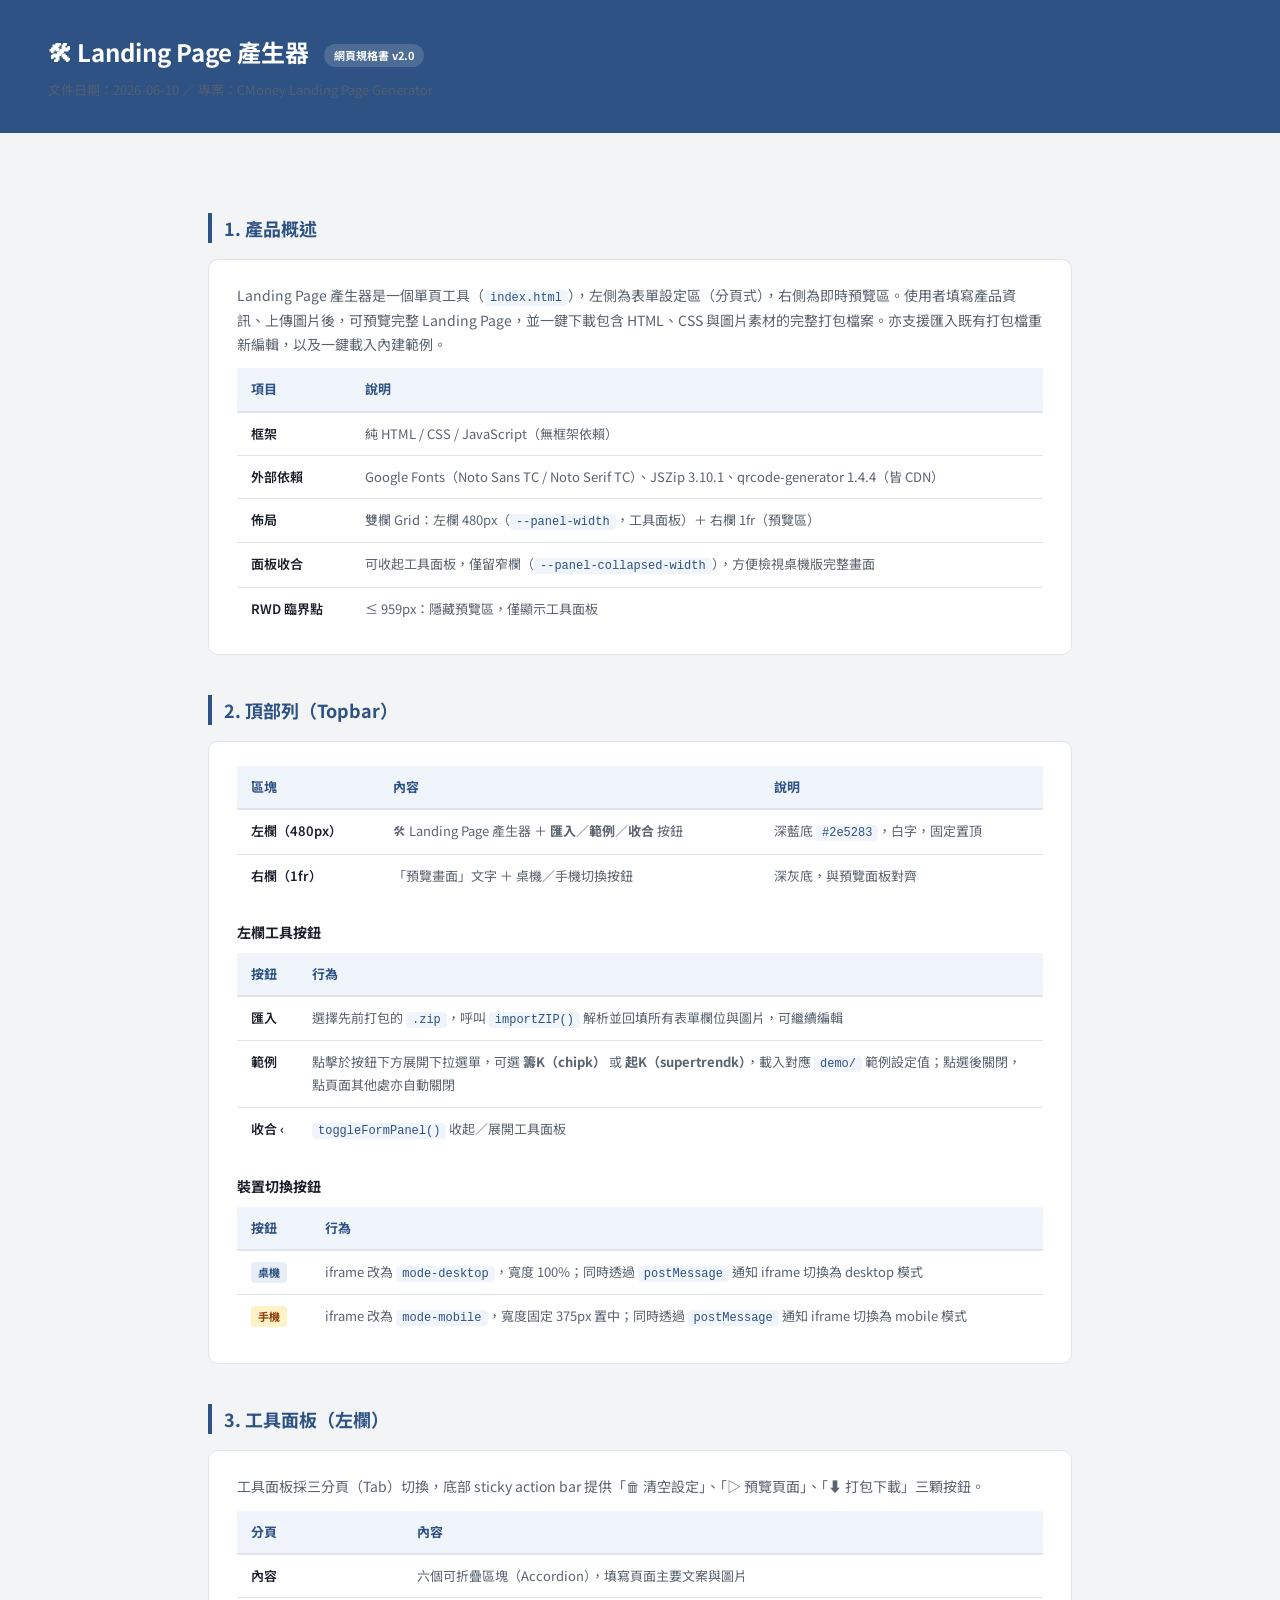
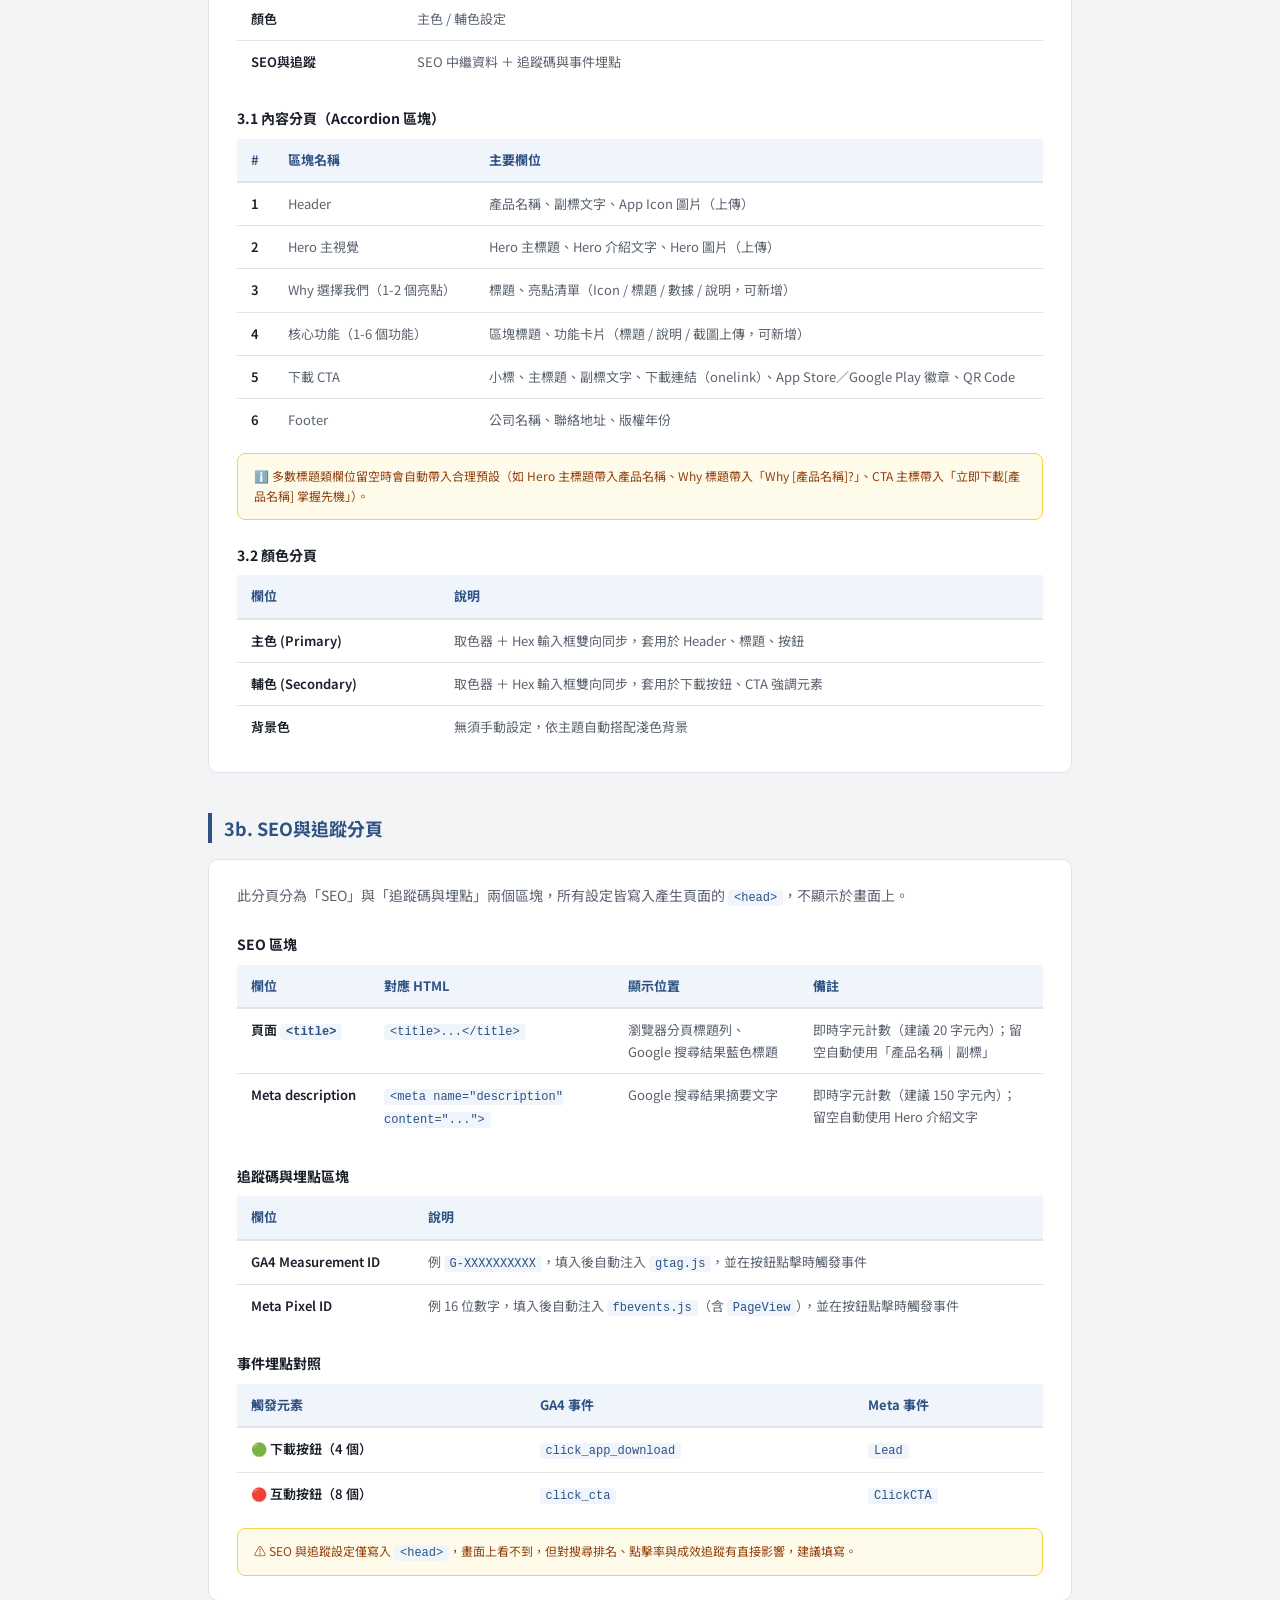
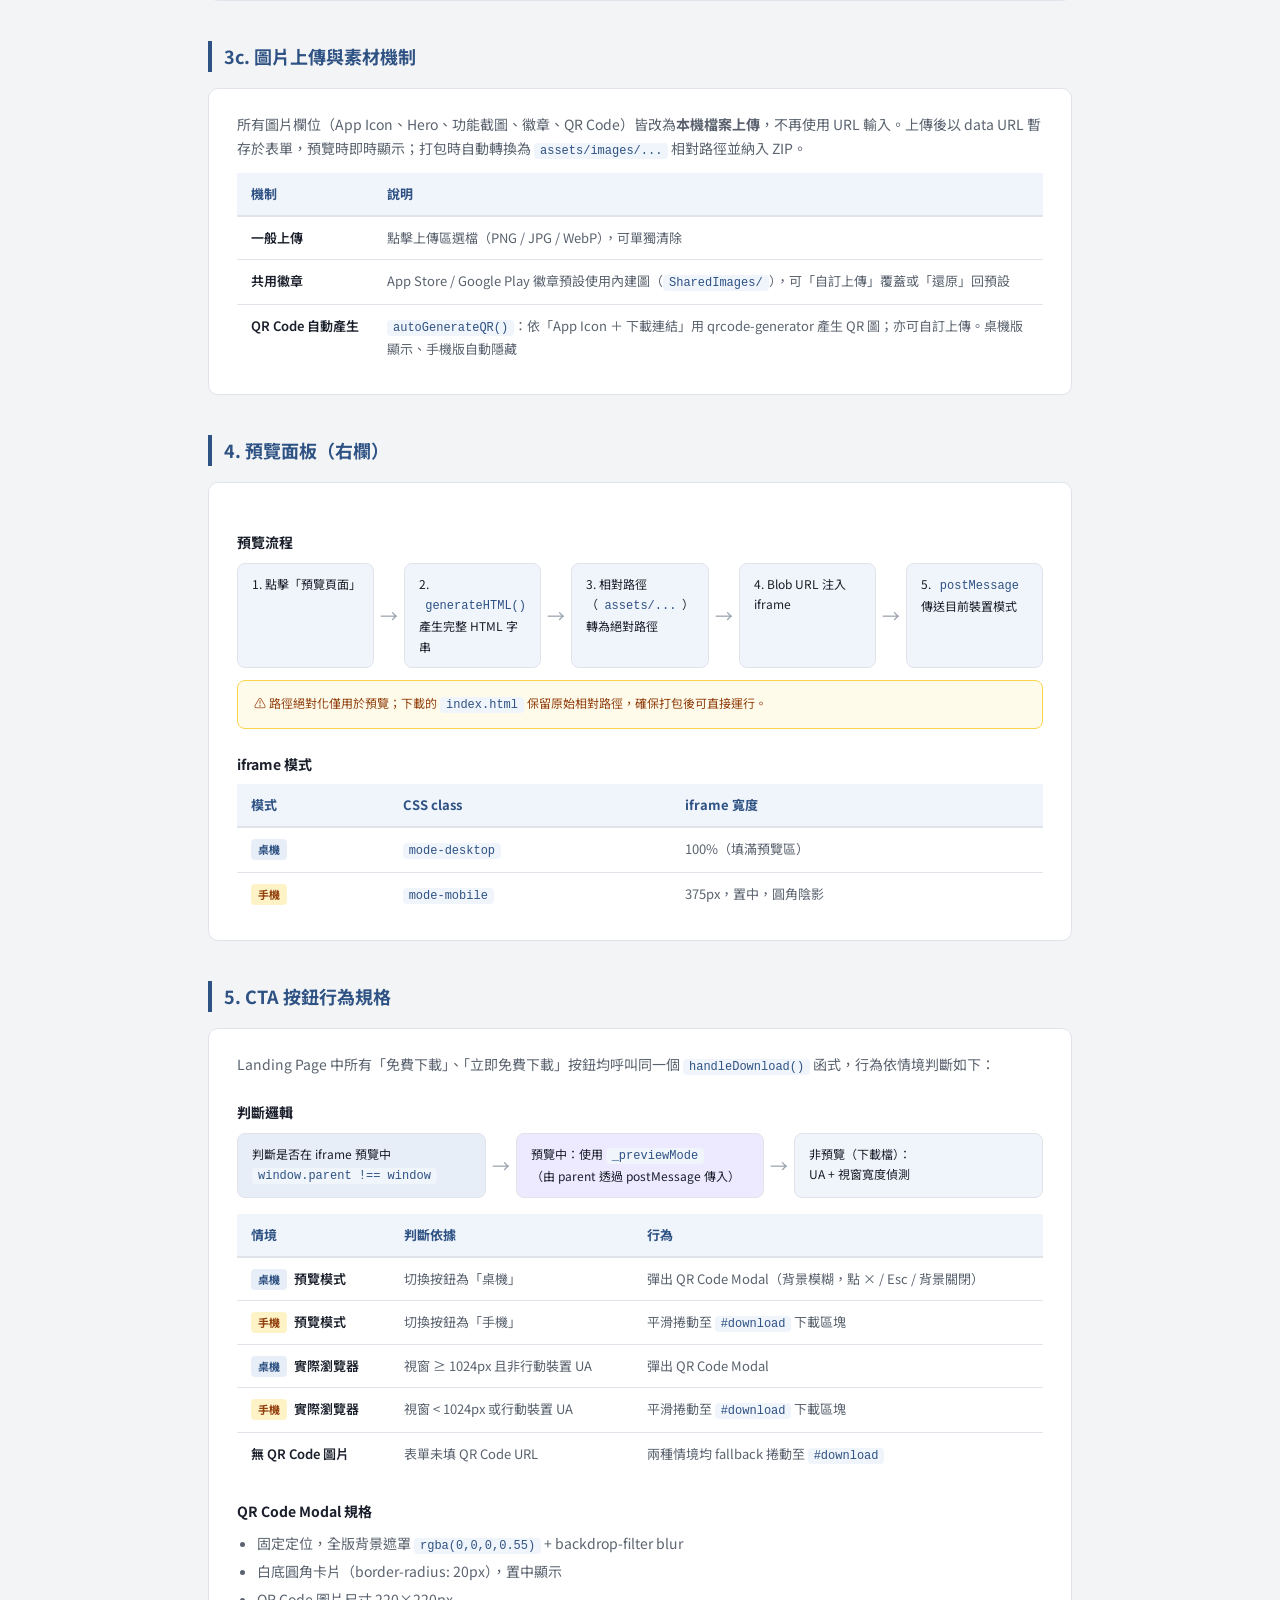
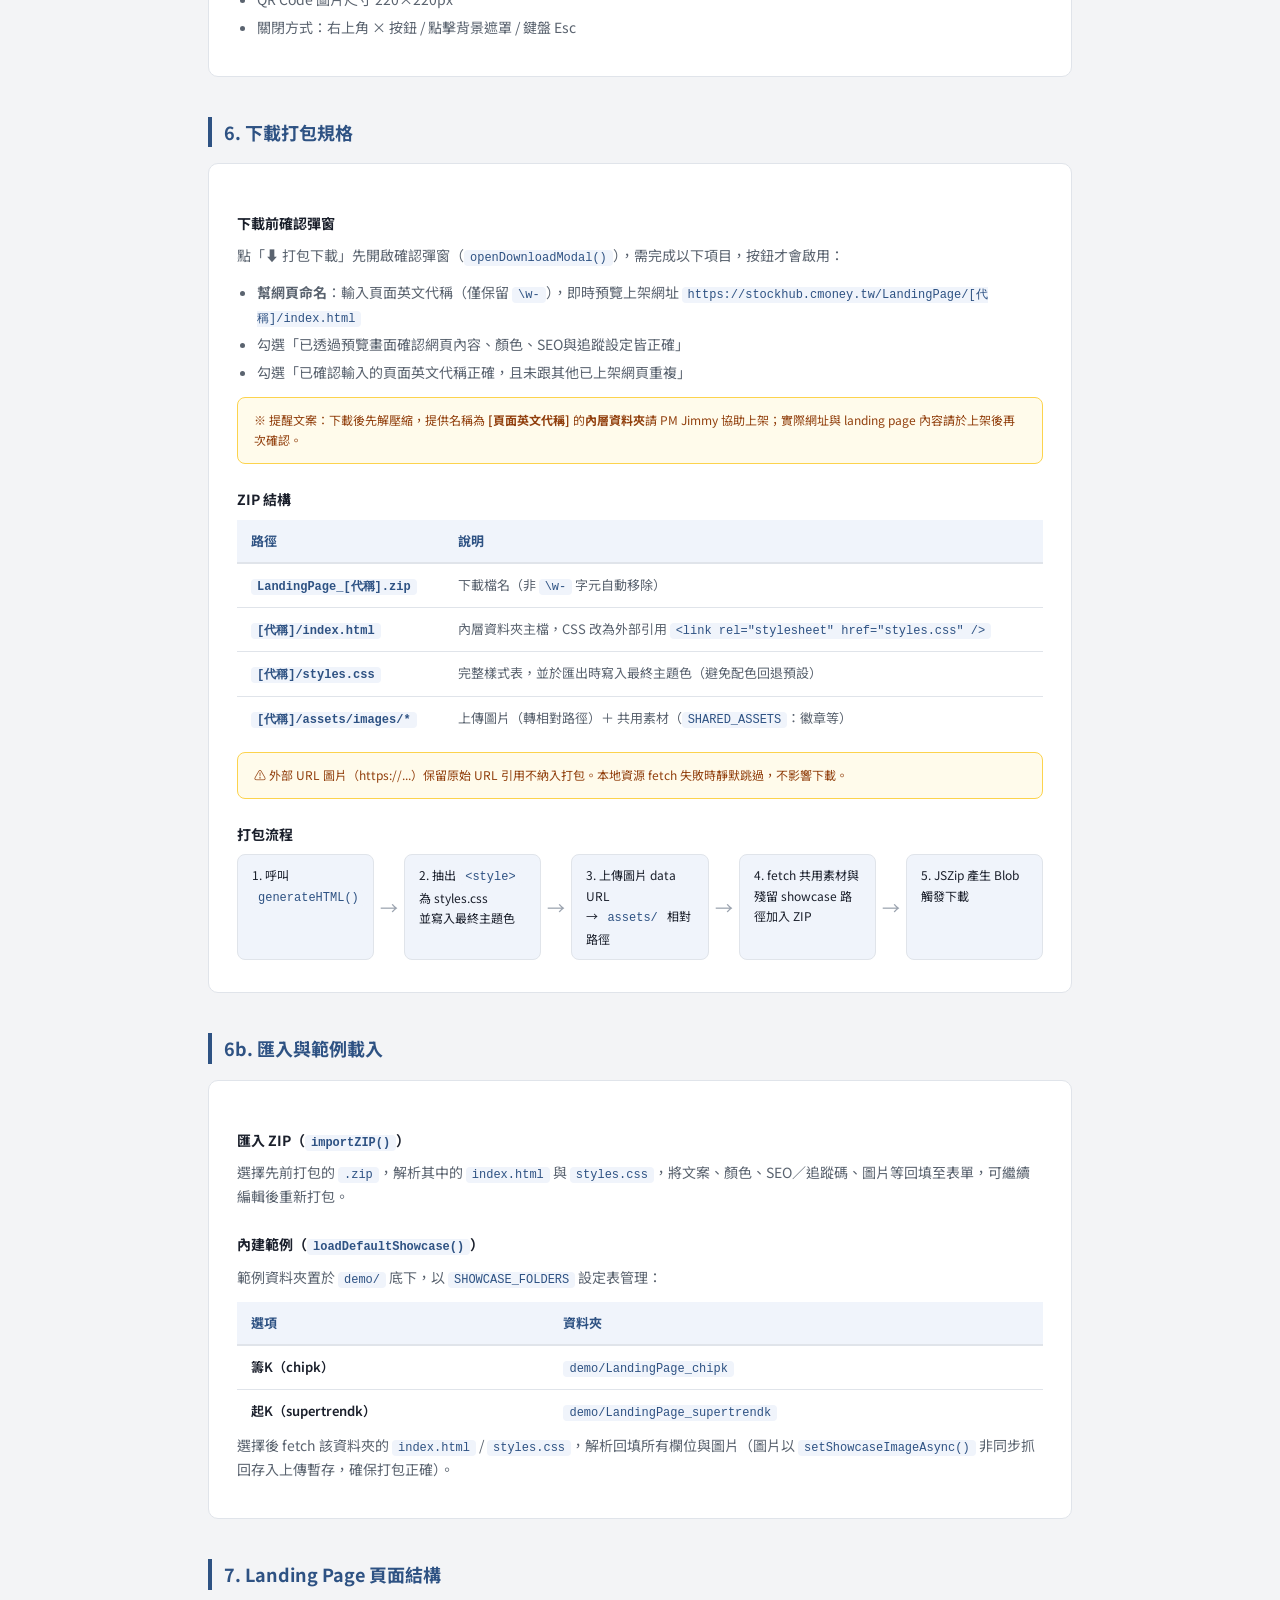
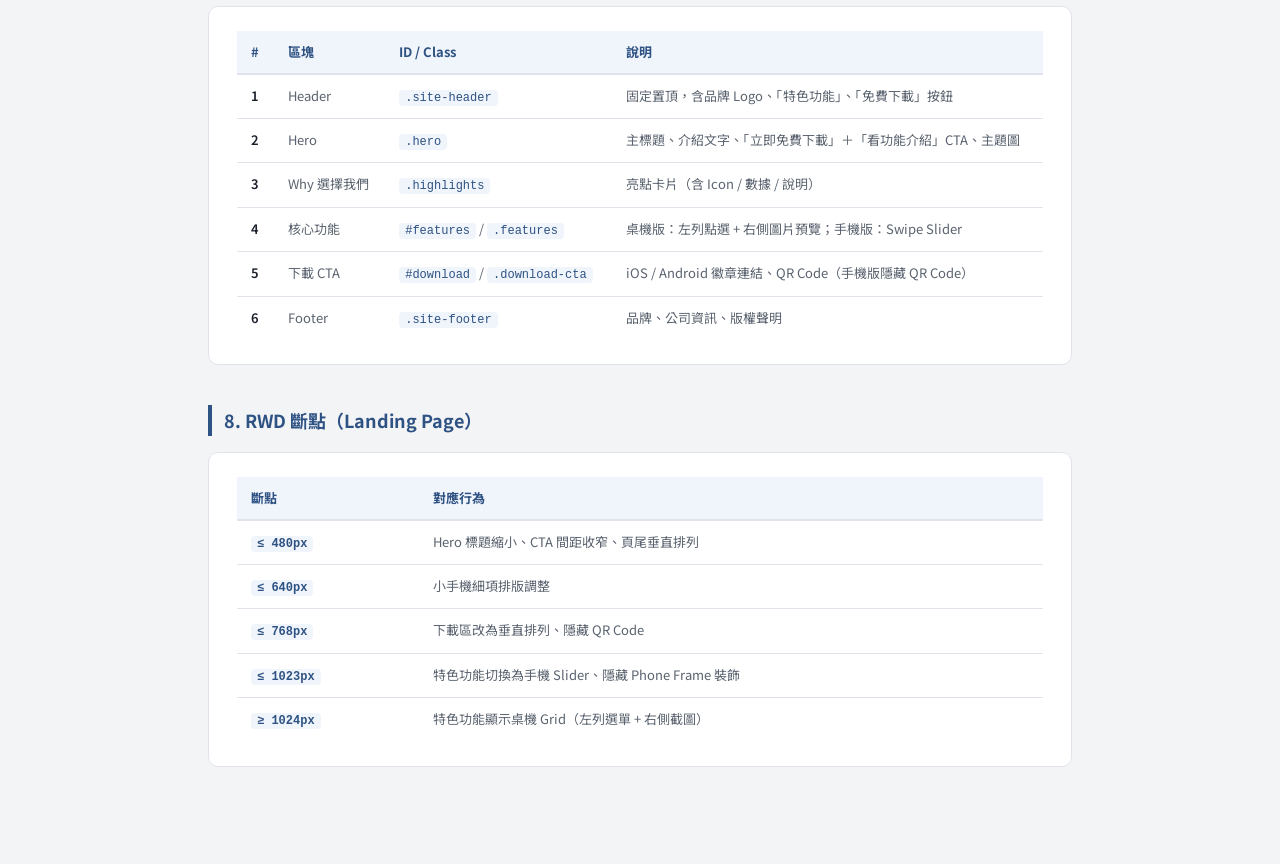
<file: spec.html>
<!doctype html>
<html lang="zh-Hant">
<head>
  <meta charset="utf-8" />
  <meta name="viewport" content="width=device-width, initial-scale=1" />
  <title>Landing Page 產生器｜網頁規格書</title>
  <link href="https://fonts.googleapis.com/css2?family=Noto+Sans+TC:wght@400;500;600;700&display=swap" rel="stylesheet" />
  <style>
    *, *::before, *::after { box-sizing: border-box; }
    :root {
      --primary: #2e5283; --primary-dark: #1f3b63; --accent: #9b8400;
      --bg: #f3f4f6; --card: #fff; --border: #e0e4ea;
      --text: #1a1f2b; --text-soft: #5a636f; --radius: 10px;
    }
    body { margin: 0; font-family: "Noto Sans TC", sans-serif; background: var(--bg); color: var(--text); font-size: 14px; line-height: 1.7; }
    .header { background: var(--primary); color: #fff; padding: 32px 48px; }
    .header h1 { margin: 0 0 6px; font-size: 24px; }
    .header p { margin: 0; opacity: 0.8; font-size: 13px; }
    .badge { display: inline-block; background: rgba(255,255,255,0.15); border-radius: 999px; padding: 2px 10px; font-size: 11px; margin-left: 10px; vertical-align: middle; }
    .container { max-width: 960px; margin: 0 auto; padding: 40px 48px; }
    h2 { font-size: 18px; color: var(--primary); border-left: 4px solid var(--primary); padding-left: 12px; margin: 40px 0 16px; }
    h3 { font-size: 14px; font-weight: 700; margin: 24px 0 8px; color: var(--text); }
    p { margin: 0 0 12px; color: var(--text-soft); }
    section { background: var(--card); border: 1px solid var(--border); border-radius: var(--radius); padding: 24px 28px; margin-bottom: 24px; }
    table { width: 100%; border-collapse: collapse; font-size: 13px; }
    th { background: #f0f4fb; color: var(--primary); font-weight: 700; padding: 10px 14px; text-align: left; border-bottom: 2px solid var(--border); }
    td { padding: 10px 14px; border-bottom: 1px solid var(--border); color: var(--text-soft); vertical-align: top; }
    tr:last-child td { border-bottom: none; }
    td:first-child { color: var(--text); font-weight: 600; white-space: nowrap; }
    .tag { display: inline-block; border-radius: 4px; padding: 1px 7px; font-size: 11px; font-weight: 700; margin-right: 4px; }
    .tag-desktop { background: #e8eef8; color: var(--primary); }
    .tag-mobile  { background: #fef3c7; color: #92400e; }
    .tag-both    { background: #d1fae5; color: #065f46; }
    .tag-preview { background: #ede9fe; color: #5b21b6; }
    .tag-zip     { background: #fee2e2; color: #991b1b; }
    code { background: #f0f4fb; border-radius: 4px; padding: 1px 6px; font-family: monospace; font-size: 12px; color: var(--primary); }
    ul { margin: 0 0 12px; padding-left: 20px; color: var(--text-soft); }
    li { margin-bottom: 4px; }
    .flow-box { display: flex; gap: 0; align-items: stretch; flex-wrap: wrap; margin: 8px 0; }
    .flow-step { background: #f0f4fb; border: 1px solid var(--border); border-radius: 8px; padding: 10px 14px; font-size: 12px; flex: 1; min-width: 120px; }
    .flow-arrow { display: flex; align-items: center; padding: 0 6px; color: #9aa2ae; font-size: 18px; }
    .note { background: #fffbeb; border: 1px solid #fcd34d; border-radius: 8px; padding: 12px 16px; font-size: 12px; color: #92400e; margin-top: 12px; }
    .footer { text-align: center; padding: 32px; color: #9aa2ae; font-size: 12px; }
  </style>
</head>
<body>

<div class="header">
  <h1>🛠 Landing Page 產生器 <span class="badge">網頁規格書 v2.0</span></h1>
  <p>文件日期：2026-06-10 ／ 專案：CMoney Landing Page Generator</p>
</div>

<div class="container">

  <!-- 1. 產品概述 -->
  <h2>1. 產品概述</h2>
  <section>
    <p>Landing Page 產生器是一個單頁工具（<code>index.html</code>），左側為表單設定區（分頁式），右側為即時預覽區。使用者填寫產品資訊、上傳圖片後，可預覽完整 Landing Page，並一鍵下載包含 HTML、CSS 與圖片素材的完整打包檔案。亦支援匯入既有打包檔重新編輯，以及一鍵載入內建範例。</p>
    <table>
      <tr><th>項目</th><th>說明</th></tr>
      <tr><td>框架</td><td>純 HTML / CSS / JavaScript（無框架依賴）</td></tr>
      <tr><td>外部依賴</td><td>Google Fonts（Noto Sans TC / Noto Serif TC）、JSZip 3.10.1、qrcode-generator 1.4.4（皆 CDN）</td></tr>
      <tr><td>佈局</td><td>雙欄 Grid：左欄 480px（<code>--panel-width</code>，工具面板）＋ 右欄 1fr（預覽區）</td></tr>
      <tr><td>面板收合</td><td>可收起工具面板，僅留窄欄（<code>--panel-collapsed-width</code>），方便檢視桌機版完整畫面</td></tr>
      <tr><td>RWD 臨界點</td><td>≤ 959px：隱藏預覽區，僅顯示工具面板</td></tr>
    </table>
  </section>

  <!-- 2. 頂部列規格 -->
  <h2>2. 頂部列（Topbar）</h2>
  <section>
    <table>
      <tr><th>區塊</th><th>內容</th><th>說明</th></tr>
      <tr><td>左欄（480px）</td><td>🛠 Landing Page 產生器 ＋ <strong>匯入</strong>／<strong>範例</strong>／<strong>收合</strong> 按鈕</td><td>深藍底 <code>#2e5283</code>，白字，固定置頂</td></tr>
      <tr><td>右欄（1fr）</td><td>「預覽畫面」文字 ＋ 桌機／手機切換按鈕</td><td>深灰底，與預覽面板對齊</td></tr>
    </table>

    <h3>左欄工具按鈕</h3>
    <table>
      <tr><th>按鈕</th><th>行為</th></tr>
      <tr><td>匯入</td><td>選擇先前打包的 <code>.zip</code>，呼叫 <code>importZIP()</code> 解析並回填所有表單欄位與圖片，可繼續編輯</td></tr>
      <tr><td>範例</td><td>點擊於按鈕下方展開下拉選單，可選 <strong>籌K（chipk）</strong> 或 <strong>起K（supertrendk）</strong>，載入對應 <code>demo/</code> 範例設定值；點選後關閉，點頁面其他處亦自動關閉</td></tr>
      <tr><td>收合 ‹</td><td><code>toggleFormPanel()</code> 收起／展開工具面板</td></tr>
    </table>

    <h3>裝置切換按鈕</h3>
    <table>
      <tr><th>按鈕</th><th>行為</th></tr>
      <tr><td><span class="tag tag-desktop">桌機</span></td><td>iframe 改為 <code>mode-desktop</code>，寬度 100%；同時透過 <code>postMessage</code> 通知 iframe 切換為 desktop 模式</td></tr>
      <tr><td><span class="tag tag-mobile">手機</span></td><td>iframe 改為 <code>mode-mobile</code>，寬度固定 375px 置中；同時透過 <code>postMessage</code> 通知 iframe 切換為 mobile 模式</td></tr>
    </table>
  </section>

  <!-- 3. 工具面板分頁 -->
  <h2>3. 工具面板（左欄）</h2>
  <section>
    <p>工具面板採三分頁（Tab）切換，底部 sticky action bar 提供「🗑 清空設定」、「▷ 預覽頁面」、「⬇ 打包下載」三顆按鈕。</p>
    <table>
      <tr><th>分頁</th><th>內容</th></tr>
      <tr><td>內容</td><td>六個可折疊區塊（Accordion），填寫頁面主要文案與圖片</td></tr>
      <tr><td>顏色</td><td>主色 / 輔色設定</td></tr>
      <tr><td>SEO與追蹤</td><td>SEO 中繼資料 ＋ 追蹤碼與事件埋點</td></tr>
    </table>

    <h3>3.1 內容分頁（Accordion 區塊）</h3>
    <table>
      <tr><th>#</th><th>區塊名稱</th><th>主要欄位</th></tr>
      <tr><td>1</td><td>Header</td><td>產品名稱、副標文字、App Icon 圖片（上傳）</td></tr>
      <tr><td>2</td><td>Hero 主視覺</td><td>Hero 主標題、Hero 介紹文字、Hero 圖片（上傳）</td></tr>
      <tr><td>3</td><td>Why 選擇我們（1-2 個亮點）</td><td>標題、亮點清單（Icon / 標題 / 數據 / 說明，可新增）</td></tr>
      <tr><td>4</td><td>核心功能（1-6 個功能）</td><td>區塊標題、功能卡片（標題 / 說明 / 截圖上傳，可新增）</td></tr>
      <tr><td>5</td><td>下載 CTA</td><td>小標、主標題、副標文字、下載連結（onelink）、App Store／Google Play 徽章、QR Code</td></tr>
      <tr><td>6</td><td>Footer</td><td>公司名稱、聯絡地址、版權年份</td></tr>
    </table>
    <div class="note">ℹ️ 多數標題類欄位留空時會自動帶入合理預設（如 Hero 主標題帶入產品名稱、Why 標題帶入「Why [產品名稱]?」、CTA 主標帶入「立即下載[產品名稱] 掌握先機」）。</div>

    <h3>3.2 顏色分頁</h3>
    <table>
      <tr><th>欄位</th><th>說明</th></tr>
      <tr><td>主色 (Primary)</td><td>取色器 ＋ Hex 輸入框雙向同步，套用於 Header、標題、按鈕</td></tr>
      <tr><td>輔色 (Secondary)</td><td>取色器 ＋ Hex 輸入框雙向同步，套用於下載按鈕、CTA 強調元素</td></tr>
      <tr><td>背景色</td><td>無須手動設定，依主題自動搭配淺色背景</td></tr>
    </table>
  </section>

  <!-- 3b. SEO 與追蹤 -->
  <h2>3b. SEO與追蹤分頁</h2>
  <section>
    <p>此分頁分為「SEO」與「追蹤碼與埋點」兩個區塊，所有設定皆寫入產生頁面的 <code>&lt;head&gt;</code>，不顯示於畫面上。</p>

    <h3>SEO 區塊</h3>
    <table>
      <tr><th>欄位</th><th>對應 HTML</th><th>顯示位置</th><th>備註</th></tr>
      <tr>
        <td>頁面 <code>&lt;title&gt;</code></td>
        <td><code>&lt;title&gt;...&lt;/title&gt;</code></td>
        <td>瀏覽器分頁標題列、Google 搜尋結果藍色標題</td>
        <td>即時字元計數（建議 20 字元內）；留空自動使用「產品名稱｜副標」</td>
      </tr>
      <tr>
        <td>Meta description</td>
        <td><code>&lt;meta name="description" content="..."&gt;</code></td>
        <td>Google 搜尋結果摘要文字</td>
        <td>即時字元計數（建議 150 字元內）；留空自動使用 Hero 介紹文字</td>
      </tr>
    </table>

    <h3>追蹤碼與埋點區塊</h3>
    <table>
      <tr><th>欄位</th><th>說明</th></tr>
      <tr><td>GA4 Measurement ID</td><td>例 <code>G-XXXXXXXXXX</code>，填入後自動注入 <code>gtag.js</code>，並在按鈕點擊時觸發事件</td></tr>
      <tr><td>Meta Pixel ID</td><td>例 16 位數字，填入後自動注入 <code>fbevents.js</code>（含 <code>PageView</code>），並在按鈕點擊時觸發事件</td></tr>
    </table>

    <h3>事件埋點對照</h3>
    <table>
      <tr><th>觸發元素</th><th>GA4 事件</th><th>Meta 事件</th></tr>
      <tr><td>🟢 下載按鈕（4 個）</td><td><code>click_app_download</code></td><td><code>Lead</code></td></tr>
      <tr><td>🔴 互動按鈕（8 個）</td><td><code>click_cta</code></td><td><code>ClickCTA</code></td></tr>
    </table>
    <div class="note">⚠️ SEO 與追蹤設定僅寫入 <code>&lt;head&gt;</code>，畫面上看不到，但對搜尋排名、點擊率與成效追蹤有直接影響，建議填寫。</div>
  </section>

  <!-- 3c. 圖片上傳機制 -->
  <h2>3c. 圖片上傳與素材機制</h2>
  <section>
    <p>所有圖片欄位（App Icon、Hero、功能截圖、徽章、QR Code）皆改為<strong>本機檔案上傳</strong>，不再使用 URL 輸入。上傳後以 data URL 暫存於表單，預覽時即時顯示；打包時自動轉換為 <code>assets/images/...</code> 相對路徑並納入 ZIP。</p>
    <table>
      <tr><th>機制</th><th>說明</th></tr>
      <tr><td>一般上傳</td><td>點擊上傳區選檔（PNG / JPG / WebP），可單獨清除</td></tr>
      <tr><td>共用徽章</td><td>App Store / Google Play 徽章預設使用內建圖（<code>SharedImages/</code>），可「自訂上傳」覆蓋或「還原」回預設</td></tr>
      <tr><td>QR Code 自動產生</td><td><code>autoGenerateQR()</code>：依「App Icon ＋ 下載連結」用 qrcode-generator 產生 QR 圖；亦可自訂上傳。桌機版顯示、手機版自動隱藏</td></tr>
    </table>
  </section>

  <!-- 4. 預覽面板 -->
  <h2>4. 預覽面板（右欄）</h2>
  <section>
    <h3>預覽流程</h3>
    <div class="flow-box">
      <div class="flow-step">1. 點擊「預覽頁面」</div>
      <div class="flow-arrow">→</div>
      <div class="flow-step">2. <code>generateHTML()</code> 產生完整 HTML 字串</div>
      <div class="flow-arrow">→</div>
      <div class="flow-step">3. 相對路徑（<code>assets/...</code>）轉為絕對路徑</div>
      <div class="flow-arrow">→</div>
      <div class="flow-step">4. Blob URL 注入 iframe</div>
      <div class="flow-arrow">→</div>
      <div class="flow-step">5. <code>postMessage</code> 傳送目前裝置模式</div>
    </div>
    <div class="note">⚠️ 路徑絕對化僅用於預覽；下載的 <code>index.html</code> 保留原始相對路徑，確保打包後可直接運行。</div>

    <h3>iframe 模式</h3>
    <table>
      <tr><th>模式</th><th>CSS class</th><th>iframe 寬度</th></tr>
      <tr><td><span class="tag tag-desktop">桌機</span></td><td><code>mode-desktop</code></td><td>100%（填滿預覽區）</td></tr>
      <tr><td><span class="tag tag-mobile">手機</span></td><td><code>mode-mobile</code></td><td>375px，置中，圓角陰影</td></tr>
    </table>
  </section>

  <!-- 5. CTA 按鈕行為規格 -->
  <h2>5. CTA 按鈕行為規格</h2>
  <section>
    <p>Landing Page 中所有「免費下載」、「立即免費下載」按鈕均呼叫同一個 <code>handleDownload()</code> 函式，行為依情境判斷如下：</p>

    <h3>判斷邏輯</h3>
    <div class="flow-box">
      <div class="flow-step" style="background:#e8eef8;">判斷是否在 iframe 預覽中<br><code>window.parent !== window</code></div>
      <div class="flow-arrow">→</div>
      <div class="flow-step" style="background:#ede9fe;">預覽中：使用 <code>_previewMode</code><br>（由 parent 透過 postMessage 傳入）</div>
      <div class="flow-arrow">→</div>
      <div class="flow-step" style="background:#f0f4fb;">非預覽（下載檔）：<br>UA + 視窗寬度偵測</div>
    </div>

    <table style="margin-top:16px;">
      <tr><th>情境</th><th>判斷依據</th><th>行為</th></tr>
      <tr>
        <td><span class="tag tag-desktop">桌機</span> 預覽模式</td>
        <td>切換按鈕為「桌機」</td>
        <td>彈出 QR Code Modal（背景模糊，點 × / Esc / 背景關閉）</td>
      </tr>
      <tr>
        <td><span class="tag tag-mobile">手機</span> 預覽模式</td>
        <td>切換按鈕為「手機」</td>
        <td>平滑捲動至 <code>#download</code> 下載區塊</td>
      </tr>
      <tr>
        <td><span class="tag tag-desktop">桌機</span> 實際瀏覽器</td>
        <td>視窗 ≥ 1024px 且非行動裝置 UA</td>
        <td>彈出 QR Code Modal</td>
      </tr>
      <tr>
        <td><span class="tag tag-mobile">手機</span> 實際瀏覽器</td>
        <td>視窗 < 1024px 或行動裝置 UA</td>
        <td>平滑捲動至 <code>#download</code> 下載區塊</td>
      </tr>
      <tr>
        <td>無 QR Code 圖片</td>
        <td>表單未填 QR Code URL</td>
        <td>兩種情境均 fallback 捲動至 <code>#download</code></td>
      </tr>
    </table>

    <h3>QR Code Modal 規格</h3>
    <ul>
      <li>固定定位，全版背景遮罩 <code>rgba(0,0,0,0.55)</code> + backdrop-filter blur</li>
      <li>白底圓角卡片（border-radius: 20px），置中顯示</li>
      <li>QR Code 圖片尺寸 220×220px</li>
      <li>關閉方式：右上角 × 按鈕 / 點擊背景遮罩 / 鍵盤 Esc</li>
    </ul>
  </section>

  <!-- 6. 下載打包規格 -->
  <h2>6. 下載打包規格</h2>
  <section>
    <h3>下載前確認彈窗</h3>
    <p>點「⬇ 打包下載」先開啟確認彈窗（<code>openDownloadModal()</code>），需完成以下項目，按鈕才會啟用：</p>
    <ul>
      <li><strong>幫網頁命名</strong>：輸入頁面英文代稱（僅保留 <code>\w-</code>），即時預覽上架網址 <code>https://stockhub.cmoney.tw/LandingPage/[代稱]/index.html</code></li>
      <li>勾選「已透過預覽畫面確認網頁內容、顏色、SEO與追蹤設定皆正確」</li>
      <li>勾選「已確認輸入的頁面英文代稱正確，且未跟其他已上架網頁重複」</li>
    </ul>
    <div class="note">※ 提醒文案：下載後先解壓縮，提供名稱為 <strong>[頁面英文代稱]</strong> 的<strong>內層資料夾</strong>請 PM Jimmy 協助上架；實際網址與 landing page 內容請於上架後再次確認。</div>

    <h3>ZIP 結構</h3>
    <table>
      <tr><th>路徑</th><th>說明</th></tr>
      <tr><td><code>LandingPage_[代稱].zip</code></td><td>下載檔名（非 <code>\w-</code> 字元自動移除）</td></tr>
      <tr><td><code>[代稱]/index.html</code></td><td>內層資料夾主檔，CSS 改為外部引用 <code>&lt;link rel="stylesheet" href="styles.css" /&gt;</code></td></tr>
      <tr><td><code>[代稱]/styles.css</code></td><td>完整樣式表，並於匯出時寫入最終主題色（避免配色回退預設）</td></tr>
      <tr><td><code>[代稱]/assets/images/*</code></td><td>上傳圖片（轉相對路徑）＋ 共用素材（<code>SHARED_ASSETS</code>：徽章等）</td></tr>
    </table>
    <div class="note">⚠️ 外部 URL 圖片（https://...）保留原始 URL 引用不納入打包。本地資源 fetch 失敗時靜默跳過，不影響下載。</div>

    <h3>打包流程</h3>
    <div class="flow-box">
      <div class="flow-step">1. 呼叫 <code>generateHTML()</code></div>
      <div class="flow-arrow">→</div>
      <div class="flow-step">2. 抽出 <code>&lt;style&gt;</code> 為 styles.css<br>並寫入最終主題色</div>
      <div class="flow-arrow">→</div>
      <div class="flow-step">3. 上傳圖片 data URL<br>→ <code>assets/</code> 相對路徑</div>
      <div class="flow-arrow">→</div>
      <div class="flow-step">4. fetch 共用素材與殘留 showcase 路徑加入 ZIP</div>
      <div class="flow-arrow">→</div>
      <div class="flow-step">5. JSZip 產生 Blob<br>觸發下載</div>
    </div>
  </section>

  <!-- 6b. 匯入與範例 -->
  <h2>6b. 匯入與範例載入</h2>
  <section>
    <h3>匯入 ZIP（<code>importZIP()</code>）</h3>
    <p>選擇先前打包的 <code>.zip</code>，解析其中的 <code>index.html</code> 與 <code>styles.css</code>，將文案、顏色、SEO／追蹤碼、圖片等回填至表單，可繼續編輯後重新打包。</p>
    <h3>內建範例（<code>loadDefaultShowcase()</code>）</h3>
    <p>範例資料夾置於 <code>demo/</code> 底下，以 <code>SHOWCASE_FOLDERS</code> 設定表管理：</p>
    <table>
      <tr><th>選項</th><th>資料夾</th></tr>
      <tr><td>籌K（chipk）</td><td><code>demo/LandingPage_chipk</code></td></tr>
      <tr><td>起K（supertrendk）</td><td><code>demo/LandingPage_supertrendk</code></td></tr>
    </table>
    <p>選擇後 fetch 該資料夾的 <code>index.html</code> / <code>styles.css</code>，解析回填所有欄位與圖片（圖片以 <code>setShowcaseImageAsync()</code> 非同步抓回存入上傳暫存，確保打包正確）。</p>
  </section>

  <!-- 7. Landing Page 頁面結構 -->
  <h2>7. Landing Page 頁面結構</h2>
  <section>
    <table>
      <tr><th>#</th><th>區塊</th><th>ID / Class</th><th>說明</th></tr>
      <tr><td>1</td><td>Header</td><td><code>.site-header</code></td><td>固定置頂，含品牌 Logo、「特色功能」、「免費下載」按鈕</td></tr>
      <tr><td>2</td><td>Hero</td><td><code>.hero</code></td><td>主標題、介紹文字、「立即免費下載」＋「看功能介紹」CTA、主題圖</td></tr>
      <tr><td>3</td><td>Why 選擇我們</td><td><code>.highlights</code></td><td>亮點卡片（含 Icon / 數據 / 說明）</td></tr>
      <tr><td>4</td><td>核心功能</td><td><code>#features</code> / <code>.features</code></td><td>桌機版：左列點選 + 右側圖片預覽；手機版：Swipe Slider</td></tr>
      <tr><td>5</td><td>下載 CTA</td><td><code>#download</code> / <code>.download-cta</code></td><td>iOS / Android 徽章連結、QR Code（手機版隱藏 QR Code）</td></tr>
      <tr><td>6</td><td>Footer</td><td><code>.site-footer</code></td><td>品牌、公司資訊、版權聲明</td></tr>
    </table>
  </section>

  <!-- 8. RWD 斷點 -->
  <h2>8. RWD 斷點（Landing Page）</h2>
  <section>
    <table>
      <tr><th>斷點</th><th>對應行為</th></tr>
      <tr><td><code>≤ 480px</code></td><td>Hero 標題縮小、CTA 間距收窄、頁尾垂直排列</td></tr>
      <tr><td><code>≤ 640px</code></td><td>小手機細項排版調整</td></tr>
      <tr><td><code>≤ 768px</code></td><td>下載區改為垂直排列、隱藏 QR Code</td></tr>
      <tr><td><code>≤ 1023px</code></td><td>特色功能切換為手機 Slider、隱藏 Phone Frame 裝飾</td></tr>
      <tr><td><code>≥ 1024px</code></td><td>特色功能顯示桌機 Grid（左列選單 + 右側截圖）</td></tr>
    </table>
  </section>

</div>

<div class="footer">
  Landing Page 產生器 網頁規格書 v2.0 ／ CMoney ／ 2026-06-10
</div>

</body>
</html>
</file>
<file: LandingPage_chipk/styles.css>
@import url("https://fonts.googleapis.com/css2?family=Noto+Sans+TC:wght@300;400;500;600;700&family=Noto+Serif+TC:wght@600;700&display=swap");

:root {
  --primary: #e66700;
  --primary-dark: #bd5400;
  --accent: #8f4000;
  --accent-soft: #faf4d9;
  --bg: #fcf8f5;
  --bg-light: #ffffff;
  --card: #ffffff;
  --text: #1a1f2b;
  --text-soft: #5a636f;
  --text-lighter: #8a929e;
  --border: #e0ddd6;
  --shadow-sm: rgba(0, 0, 0, 0.06);
  --shadow-md: rgba(0, 0, 0, 0.12);
}
*, *::before, *::after { box-sizing: border-box; }
html { scroll-behavior: smooth; }
body { margin: 0; padding: 0; font-family: "Noto Sans TC", sans-serif; background: var(--bg); color: var(--text); line-height: 1.6; -webkit-font-smoothing: antialiased; }
a { color: inherit; text-decoration: none; transition: color 0.2s ease; }
.container { width: min(1200px, 90vw); margin: 0 auto; }

/* HEADER */
.site-header { position: sticky; top: 0; z-index: 999; background: rgba(255,255,255,0.92); backdrop-filter: blur(10px); border-bottom: 1px solid var(--border); box-shadow: 0 2px 8px var(--shadow-sm); }
.header-inner { display: flex; align-items: center; justify-content: space-between; padding: 16px 0; gap: 24px; }
.brand { display: flex; align-items: center; gap: 12px; flex: 1; min-width: 0; }
.app-icon { width: 48px; height: 48px; border-radius: 12px; display: block; flex-shrink: 0; }
.brand-content { display: flex; flex-direction: column; gap: 2px; }
.brand-title { font-size: 15px; font-weight: 700; line-height: 1.2; color: var(--text); }
.brand-subtitle { font-size: 13px; color: var(--text-lighter); line-height: 1.2; }
.header-ctas { display: flex; align-items: center; gap: 8px; flex-shrink: 0; }
.header-nav-btn { display: inline-flex; align-items: center; justify-content: center; padding: 8px 18px; border-radius: 999px; font-size: 14px; font-weight: 600; text-decoration: none; white-space: nowrap; transition: all 0.2s ease; cursor: pointer; }
.header-nav-btn--ghost { color: var(--primary); border: 1.5px solid var(--primary); background: transparent; }
.header-nav-btn--ghost:hover { background: rgba(46, 82, 131, 0.08); }
.header-nav-btn--primary { color: #fff; background: var(--primary); border: 1.5px solid var(--primary); }
.header-nav-btn--primary:hover { background: var(--primary-dark); border-color: var(--primary-dark); }
.store-link { display: inline-block; transition: transform 0.2s ease; }
.store-link:hover { transform: scale(1.02); }

/* BUTTONS */
.cta-button { display: inline-flex; align-items: center; justify-content: center; padding: 14px 28px; border-radius: 8px; font-weight: 600; font-size: 15px; border: none; cursor: pointer; transition: all 0.3s ease; text-decoration: none; white-space: nowrap; background: linear-gradient(135deg, var(--primary) 0%, #3d6fa0 100%); color: #fff; box-shadow: 0 6px 20px rgba(46,82,131,0.25); }
.cta-button:hover { transform: translateY(-2px); box-shadow: 0 12px 28px rgba(46,82,131,0.35); }
.cta-button.ghost { background: transparent; color: var(--primary); border: 1.5px solid var(--primary); box-shadow: none; }
.cta-button.ghost:hover { background: rgba(46,82,131,0.05); transform: translateY(-1px); }

/* HERO */
.hero { padding: 72px 0; background: linear-gradient(135deg, rgba(46,82,131,0.03) 0%, rgba(155,132,0,0.02) 100%); }
.hero-body { display: grid; grid-template-columns: 1fr 1fr; gap: 48px; align-items: center; }
.hero-text { display: flex; flex-direction: column; justify-content: center; }
.hero-visual { display: flex; align-items: center; justify-content: center; }
.hero-theme-img { width: 100%; max-width: 560px; height: auto; border-radius: 16px; display: block; object-fit: cover; box-shadow: 0 16px 48px rgba(0,0,0,0.12); }
.hero-title { font-family: "Noto Serif TC", serif; font-size: clamp(32px, 5vw, 48px); font-weight: 700; margin: 0 0 8px; color: var(--primary); line-height: 1.1; }
.hero-intro { font-size: 16px; line-height: 1.8; color: var(--text-soft); margin: 0 0 28px; }
.hero-ctas { display: flex; gap: 12px; flex-wrap: wrap; margin-bottom: 24px; }

/* HIGHLIGHTS */
.highlights { padding: 72px 0; background: linear-gradient(150deg, #dce8f8 0%, #f0edda 55%, #e8dfc8 100%); position: relative; overflow: hidden; }
.highlights::before { content: ''; position: absolute; top: -60px; right: -60px; width: 400px; height: 400px; border-radius: 50%; background: radial-gradient(circle, rgba(155,132,0,0.18) 0%, transparent 65%); pointer-events: none; }
.highlights-header { text-align: center; margin-bottom: 56px; }
.highlights-title { font-family: "Noto Serif TC", serif; font-size: clamp(28px, 4vw, 42px); font-weight: 700; color: var(--primary); margin: 0 0 16px; line-height: 1.2; }
.highlights-points { display: flex; align-items: stretch; gap: 0; width: 100%; }
.highlights-points[data-count="1"] { justify-content: center; align-items: center; }
.highlights-point { flex: 1; display: flex; flex-direction: column; padding: 0 16px; }
.highlights-points[data-count="1"] .highlights-point { flex: none; width: 100%; text-align: center; }
.highlights-points[data-count="1"] .highlights-point__body { display: flex; flex-direction: column; align-items: center; }
.highlights-points[data-count="1"] .highlights-point__body h3 { justify-content: center; }
.highlights-points[data-count="1"] .highlights-point__desc { padding-left: 0; text-align: center; }
.highlights-point:first-child { justify-content: flex-end; align-items: flex-end; padding-left: 0; padding-right: 16px; }
.highlights-point:last-child { justify-content: flex-start; align-items: flex-start; padding-right: 0; padding-left: 16px; }
.highlights-points[data-count="1"] .highlights-point:first-child { justify-content: center; align-items: center; padding: 0; }
.highlights-points[data-count="1"] .highlights-point:last-child { justify-content: center; align-items: center; padding: 0; }
.highlights-divider { width: 1px; background: linear-gradient(to bottom, transparent, var(--border) 20%, var(--border) 80%, transparent); flex-shrink: 0; align-self: stretch; }
.highlights-point__icon { font-size: 28px; line-height: 1; flex-shrink: 0; filter: drop-shadow(0 2px 6px rgba(46,82,131,0.15)); }
.highlights-point__body h3 { display: flex; align-items: center; gap: 8px; font-size: 18px; font-weight: 700; color: var(--primary); margin: 0 0 10px; line-height: 1.3; }
.highlights-stat__num { font-family: "Noto Serif TC", serif; font-size: clamp(28px, 8vw, 52px); font-weight: 900; color: var(--accent); line-height: 1.1; letter-spacing: -1px; white-space: normal; word-break: break-word; }
.highlights-stat__unit { font-size: 0.5em; font-weight: 700; vertical-align: baseline; }
.highlights-perf { display: flex; align-items: center; gap: 20px; flex-wrap: wrap; margin-top: 12px; margin-bottom: 4px; }
.highlights-perf__main { display: flex; align-items: baseline; gap: 6px; }
.highlights-point__body .highlights-point__desc { font-size: 16px; color: var(--text-soft); margin: 16px 0 0; line-height: 1.8; }
@media (max-width: 640px) {
  .highlights-points { flex-direction: column; gap: 36px; }
  .highlights-divider { width: 100%; height: 1px; background: linear-gradient(to right, transparent, var(--border) 20%, var(--border) 80%, transparent); }
  .highlights-point, .highlights-point:first-child, .highlights-point:last-child { padding: 0; align-items: flex-start; justify-content: flex-start; }
  .highlights-points[data-count="1"] .highlights-point, .highlights-points[data-count="1"] .highlights-point:first-child, .highlights-points[data-count="1"] .highlights-point:last-child { align-items: center; justify-content: center; }
  .highlights-point__body h3 { font-size: 16px; }
  .highlights-point__body .highlights-point__desc { font-size: 14px; }
}

/* FEATURES */
.features { padding: 48px 0 40px; background: var(--bg); scroll-margin-top: 88px; }
.section-title { font-family: "Noto Serif TC", serif; font-size: clamp(28px, 4vw, 44px); font-weight: 700; color: var(--primary); margin: 0; line-height: 1.1; }
.feature__section-title { text-align: left; margin-bottom: 20px; white-space: nowrap; overflow: hidden; text-overflow: ellipsis; max-width: 100%; }
@media (max-width: 1023px) {
  .feature__section-title { display: none; }
  .features-mobile__title { font-family: "Noto Serif TC", serif; font-size: clamp(22px, 5vw, 32px); font-weight: 700; color: var(--primary); text-align: center; padding: 0 16px 20px; margin: 0; line-height: 1.3; }
}
.feature__container { display: none; grid-template-columns: 1fr 1fr; gap: 48px; align-items: center; width: min(1200px, 90vw); margin: 0 auto; }
.feature__container--reverse { grid-template-columns: 1fr 1fr; }
.feature__container--reverse .feature__head { order: 2; }
.feature__container--reverse .feature__foot { order: 1; }
@media (min-width: 1024px) { .feature__container { display: grid; } }
.feature__head { display: flex; flex-direction: column; gap: 24px; }
.feature__content { display: flex; flex-direction: column; gap: 16px; }
.cols { display: grid; grid-template-columns: repeat(3, 1fr); gap: 12px; }
.cols.cols-xs { grid-template-columns: repeat(2, 1fr); grid-auto-rows: 1fr; }
.col { min-width: 0; }
.col.col-4 { flex: 1; }
.cols-xs { counter-reset: category-counter; }
.category { counter-increment: category-counter; padding: 16px 12px; border: 1.5px solid var(--border); border-radius: 8px; background: var(--card); cursor: pointer; transition: all 0.25s ease; height: 100%; display: flex; flex-direction: column; justify-content: flex-start; }
.category:hover { border-color: var(--accent); background: rgba(155,132,0,0.03); transform: translateY(-2px); }
.category.active { border-color: var(--accent); border-width: 1.5px; background: rgba(155,132,0,0.06); box-shadow: none; }
.category.active .category__title { color: var(--accent); }
.category__title { display: flex; align-items: center; gap: 8px; font-size: 18px; font-weight: 700; color: var(--primary); margin: 0 0 8px; line-height: 1.4; }
.category__title::before { content: counter(category-counter); display: inline-flex; align-items: center; justify-content: center; min-width: 24px; height: 24px; border-radius: 50%; background: var(--primary); color: #fff; font-size: 12px; font-weight: 700; font-family: "Noto Serif TC", serif; flex-shrink: 0; transition: background 0.25s; }
.category.active .category__title::before { background: var(--accent); }
.category__desc { font-size: 16px; color: var(--text-soft); margin: 0; line-height: 1.6; padding-left: 32px; }
.feature__hint { font-size: 13px; color: var(--text-lighter); text-align: center; padding-top: 12px; letter-spacing: 0.02em; }
.features-mobile { display: none; width: 100%; overflow: hidden; position: relative; touch-action: pan-y pinch-zoom; }
@media (max-width: 1023px) { .feature__container { display: none !important; } .features-mobile { display: block; } }
.features-slider { display: flex; width: 100%; will-change: transform; }
.feature-card { flex-shrink: 0; border-radius: 8px; overflow: hidden; display: flex; flex-direction: column; box-sizing: border-box; }
.feature-card h3::before { display: none; }
.feature-card h3 .card-num { display: inline-flex; align-items: center; justify-content: center; min-width: 24px; height: 24px; border-radius: 50%; background: var(--primary); color: #fff; font-size: 12px; font-weight: 700; font-family: "Noto Serif TC", serif; flex-shrink: 0; }
.feature-card img { width: 100%; height: auto; max-height: 52vh; object-fit: contain; background: transparent; display: block; order: 1; }
.feature-card h3 { font-size: 20px; font-weight: 700; color: var(--primary); margin: 16px 16px 8px; line-height: 1.3; text-align: center; display: flex; align-items: center; justify-content: center; gap: 8px; }
.feature-card p { font-size: 16px; color: var(--text-soft); margin: 0 16px 16px; line-height: 1.7; text-align: center; }
.features-overview { padding: 0 16px 16px; }
.features-slider-section { position: relative; border-top: 1px solid var(--border); margin-top: 8px; padding-top: 4px; }
.features-slider-label { font-size: 12px; font-weight: 600; color: var(--text-lighter); letter-spacing: 0.06em; text-align: center; padding: 10px 0 8px; }
.features-overview__grid { display: grid; grid-template-columns: 1fr 1fr; gap: 10px; }
.features-overview__item { display: flex; align-items: flex-start; gap: 10px; padding: 12px; border: 1.5px solid var(--border); border-radius: 8px; background: var(--card); }
.features-overview__num { display: inline-flex; align-items: center; justify-content: center; min-width: 22px; height: 22px; border-radius: 50%; background: var(--primary); color: #fff; font-size: 11px; font-weight: 700; flex-shrink: 0; margin-top: 2px; }
.features-overview__item h4 { font-size: 14px; font-weight: 700; color: var(--primary); margin: 0 0 4px; line-height: 1.3; }
.features-overview__item p { font-size: 12px; color: var(--text-soft); margin: 0; line-height: 1.5; }
.slider-arrows { position: absolute; top: 0; left: 0; right: 0; bottom: 0; pointer-events: none; display: flex; align-items: center; justify-content: space-between; padding: 0 6px; z-index: 10; }
.slider-arrow { display: inline-flex; align-items: center; justify-content: center; width: 40px; height: 40px; border-radius: 50%; border: 1.5px solid rgba(255,255,255,0.7); background: rgba(255,255,255,0.85); color: var(--primary); cursor: pointer; transition: all 0.2s ease; flex-shrink: 0; pointer-events: auto; box-shadow: 0 2px 8px rgba(0,0,0,0.12); backdrop-filter: blur(4px); }
.slider-arrow:hover { border-color: var(--primary); background: rgba(46,82,131,0.06); transform: scale(1.08); }
.slider-arrow:active { transform: scale(0.95); }
.slider-dots { display: flex; gap: 8px; justify-content: center; padding: 20px 0 0; }
.slider-dot { width: 10px; height: 10px; border: none; border-radius: 50%; background: rgba(26,31,43,0.2); cursor: pointer; transition: all 0.2s ease; }
.slider-dot:hover { background: rgba(26,31,43,0.4); }
.slider-dot.active { width: 28px; border-radius: 5px; background: var(--primary); box-shadow: 0 4px 12px rgba(46,82,131,0.25); }

/* DOWNLOAD CTA */
.download-cta { padding: 96px 0; background: linear-gradient(150deg, #dce8f8 0%, #f0edda 55%, #e8dfc8 100%); position: relative; overflow: hidden; }
.download-cta::before { content: ''; position: absolute; top: -80px; left: -80px; width: 360px; height: 360px; border-radius: 50%; background: radial-gradient(circle, rgba(46,82,131,0.08) 0%, transparent 70%); pointer-events: none; }
.download-inner { display: flex; flex-direction: row; align-items: center; justify-content: center; gap: 80px; text-align: center; }
.download-qr { flex-shrink: 0; }
.download-qr__img { width: clamp(160px, 18vw, 240px); height: auto; display: block; border-radius: 12px; box-shadow: 0 4px 16px rgba(0,0,0,0.12); }
.download-eyebrow { font-size: 16px; font-weight: 600; color: var(--accent); letter-spacing: 0.08em; margin: 0 0 12px; }
.download-text h2 { font-family: "Noto Serif TC", serif; font-size: clamp(28px, 3.5vw, 44px); font-weight: 700; color: var(--primary); margin: 0 0 12px; line-height: 1.2; }
.download-subheading { font-size: 18px; color: var(--text-soft); margin: 0 0 28px; line-height: 1.7; }
.download-badges { display: flex; gap: 16px; flex-wrap: wrap; justify-content: center; }
.store-badge-large { height: 48px; display: block; transition: transform 0.2s ease; }
.store-badge-large:hover { transform: translateY(-2px); }
@media (max-width: 768px) { .download-inner { flex-direction: column; text-align: center; } .download-qr { display: none; } .download-badges { justify-content: center; } }

/* PHONE MOCKUP — iPhone 16 官方參數縮放版 (scale ≈ 0.589) */
/* 官方: 外圓角69px, 內圓角55px, 邊框14px → 縮放後: 41px, 32px, 8px */
.phone-mockup {
  position: relative;
  width: 248px;
  background: #232426;
  border-radius: 41px;
  padding: 8px;
  box-shadow: none;
}
/* 左側：動作鍵(14px) + 音量+(26px) + 音量-(26px) */
.phone-mockup::before {
  content: '';
  position: absolute;
  left: -2px; top: 88px;
  width: 2px; height: 14px;
  background: #3a3a3c;
  border-radius: 1.5px;
  box-shadow: 0 21px 0 2px #3a3a3c, 0 53px 0 2px #3a3a3c;
}
/* 右側：電源鍵(35px) */
.phone-mockup::after {
  content: '';
  position: absolute;
  right: -2px; top: 109px;
  width: 2px; height: 35px;
  background: #3a3a3c;
  border-radius: 1.5px;
}
/* Dynamic Island：官方110×30px → 65×18px，距螢幕頂8px */
.phone-mockup__notch {
  position: absolute;
  top: 9px; /* padding(8) + 1 */
  left: 50%; transform: translateX(-50%);
  width: 65px; height: 18px;
  background: #0a0a0a;
  border-radius: 11px;
  z-index: 3;
}
/* 螢幕：內圓角 = 41 - 8 - 1 = 32px，高度維持9:19.5比例 */
.phone-mockup__screen {
  border-radius: 32px;
  overflow: hidden;
  background: #fff;
  height: 503px;
}
.phone-mockup .phone-mockup__screen img {
  width: 100% !important;
  height: 100% !important;
  object-fit: cover !important;
  object-position: top !important;
  display: block !important;
  max-height: none !important;
}
.phone-mockup__indicator { display: none; }
/* small variant */
.phone-mockup--sm {
  width: 172px;
  border-radius: 29px;
  padding: 6px;
  margin: 12px auto 0;
}
.phone-mockup--sm .phone-mockup__notch { width: 45px; height: 15px; border-radius: 8px; top: 11px; }
.phone-mockup--sm .phone-mockup__screen { border-radius: 22px; height: 349px; }
.phone-mockup--sm::before { top: 61px; height: 10px; box-shadow: 0 15px 0 2px #3a3a3c, 0 37px 0 2px #3a3a3c; }
.phone-mockup--sm::after { top: 76px; height: 24px; }
.phone-frame { display: contents; }
.feature__img { width: 100% !important; height: 100% !important; object-fit: cover !important; object-position: top !important; display: block !important; max-height: none !important; }
.feature__foot { display: flex; justify-content: center; align-items: center; margin: 0; background: transparent !important; }
figure.feature__foot { background: transparent !important; }
@media (max-width: 1023px) { .phone-mockup:not(.phone-mockup--sm) { display: none; } }

/* FOOTER */
.site-footer { background: var(--bg-light); border-top: 1px solid var(--border); padding: 20px 0; }
.footer-inner { display: flex; align-items: center; justify-content: space-between; gap: 24px; }
.footer-brand { display: flex; align-items: center; gap: 10px; flex-shrink: 0; }
.footer-icon { width: 36px; height: 36px; border-radius: 8px; display: block; }
.footer-brand h3 { font-size: 14px; font-weight: 700; margin: 0; color: var(--text); white-space: nowrap; }
.footer-bottom { text-align: right; }
.footer-company, .footer-address, .footer-copyright { font-size: 12px; color: var(--text-lighter); margin: 2px 0; line-height: 1.6; }

/* RESPONSIVE */
@media (min-width: 1024px) { .features-mobile { display: none; } }
@media (max-width: 768px) {
  .header-inner { flex-wrap: wrap; gap: 12px; padding: 12px 0; }
  .header-nav-btn { padding: 6px 14px; font-size: 13px; }
  .hero { padding: 48px 0 0; }
  .hero-body { grid-template-columns: 1fr; gap: 24px; }
  .hero-visual { order: -1; margin-top: -48px; margin-left: calc(-50vw + 50%); margin-right: calc(-50vw + 50%); width: 100vw; }
  .hero-theme-img { width: 100%; max-width: 100%; border-radius: 0; box-shadow: none; }
  .hero-text { padding: 0 0 10px; }
  .highlights { padding: 48px 0; }
  .features { padding: 60px 0; }
  .download-cta { padding: 60px 0; }
}
@media (max-width: 480px) {
  .hero-title { font-size: 28px; }
  .hero-intro { font-size: 14px; margin-bottom: 20px; }
  .hero-ctas { gap: 8px; margin-bottom: 16px; }
  .footer-inner { flex-direction: column; align-items: center; gap: 12px; }
  .footer-bottom { text-align: center; }
}
/* === 主題色彩覆蓋 === */
:root{--primary:#e66700;--primary-dark:#bd5400;--accent:#8f4000;--accent-soft:rgba(143,64,0,0.12);--bg:#fcf8f5;}.hero{background:#fcf8f5!important;}.highlights,.download-cta{background:linear-gradient(150deg,#fcede0 0%,#f4ece6 55%,#ecdfd4 100%)!important;}.highlights::before{background:radial-gradient(circle,rgba(143,64,0,0.12) 0%,transparent 65%)!important;}.download-cta::before{background:radial-gradient(circle,rgba(230,103,0,0.08) 0%,transparent 70%)!important;}.cta-button{background:linear-gradient(135deg,#e66700 0%,#ed9247 100%)!important;box-shadow:0 6px 20px rgba(230,103,0,0.28)!important;}
/* === Final Theme Vars (export-time) === */
:root{--primary:#e66700;--primary-dark:#bd5400;--accent:#8f4000;--accent-soft:rgba(143,64,0,0.12);--bg:#fcf8f5;}
</file>
<file: demo/LandingPage_supertrendk/styles.css>
@import url("https://fonts.googleapis.com/css2?family=Noto+Sans+TC:wght@300;400;500;600;700&family=Noto+Serif+TC:wght@600;700&display=swap");

:root {
  --primary: #d78e28;
  --primary-dark: #b07421;
  --accent: #d84f4f;
  --accent-soft: #faf4d9;
  --bg: #fdf9f7;
  --bg-light: #ffffff;
  --card: #ffffff;
  --text: #1a1f2b;
  --text-soft: #5a636f;
  --text-lighter: #8a929e;
  --border: #e0ddd6;
  --shadow-sm: rgba(0, 0, 0, 0.06);
  --shadow-md: rgba(0, 0, 0, 0.12);
}
*, *::before, *::after { box-sizing: border-box; }
html { scroll-behavior: smooth; }
body { margin: 0; padding: 0; font-family: "Noto Sans TC", sans-serif; background: var(--bg); color: var(--text); line-height: 1.6; -webkit-font-smoothing: antialiased; }
a { color: inherit; text-decoration: none; transition: color 0.2s ease; }
.container { width: min(1200px, 90vw); margin: 0 auto; }

/* HEADER */
.site-header { position: sticky; top: 0; z-index: 999; background: rgba(255,255,255,0.92); backdrop-filter: blur(10px); border-bottom: 1px solid var(--border); box-shadow: 0 2px 8px var(--shadow-sm); }
.header-inner { display: flex; align-items: center; justify-content: space-between; padding: 16px 0; gap: 24px; }
.brand { display: flex; align-items: center; gap: 12px; flex: 1; min-width: 0; }
.app-icon { width: 48px; height: 48px; border-radius: 12px; display: block; flex-shrink: 0; }
.brand-content { display: flex; flex-direction: column; gap: 2px; }
.brand-title { font-size: 15px; font-weight: 700; line-height: 1.2; color: var(--text); }
.brand-subtitle { font-size: 13px; color: var(--text-lighter); line-height: 1.2; }
.header-ctas { display: flex; align-items: center; gap: 8px; flex-shrink: 0; }
.header-nav-btn { display: inline-flex; align-items: center; justify-content: center; padding: 8px 18px; border-radius: 999px; font-size: 14px; font-weight: 600; text-decoration: none; white-space: nowrap; transition: all 0.2s ease; cursor: pointer; }
.header-nav-btn--ghost { color: var(--primary); border: 1.5px solid var(--primary); background: transparent; }
.header-nav-btn--ghost:hover { background: rgba(46, 82, 131, 0.08); }
.header-nav-btn--primary { color: #fff; background: var(--primary); border: 1.5px solid var(--primary); }
.header-nav-btn--primary:hover { background: var(--primary-dark); border-color: var(--primary-dark); }
.store-link { display: inline-block; transition: transform 0.2s ease; }
.store-link:hover { transform: scale(1.02); }

/* BUTTONS */
.cta-button { display: inline-flex; align-items: center; justify-content: center; padding: 14px 28px; border-radius: 8px; font-weight: 600; font-size: 15px; border: none; cursor: pointer; transition: all 0.3s ease; text-decoration: none; white-space: nowrap; background: linear-gradient(135deg, var(--primary) 0%, #3d6fa0 100%); color: #fff; box-shadow: 0 6px 20px rgba(46,82,131,0.25); }
.cta-button:hover { transform: translateY(-2px); box-shadow: 0 12px 28px rgba(46,82,131,0.35); }
.cta-button.ghost { background: transparent; color: var(--primary); border: 1.5px solid var(--primary); box-shadow: none; }
.cta-button.ghost:hover { background: rgba(46,82,131,0.05); transform: translateY(-1px); }

/* HERO */
.hero { padding: 72px 0; background: linear-gradient(135deg, rgba(46,82,131,0.03) 0%, rgba(155,132,0,0.02) 100%); }
.hero-body { display: grid; grid-template-columns: 1fr 1fr; gap: 48px; align-items: center; }
.hero-text { display: flex; flex-direction: column; justify-content: center; }
.hero-visual { display: flex; align-items: center; justify-content: center; }
.hero-theme-img { width: 100%; max-width: 560px; height: auto; border-radius: 16px; display: block; object-fit: cover; box-shadow: 0 16px 48px rgba(0,0,0,0.12); }
.hero-title { font-family: "Noto Serif TC", serif; font-size: clamp(32px, 5vw, 48px); font-weight: 700; margin: 0 0 8px; color: var(--primary); line-height: 1.1; }
.hero-intro { font-size: 16px; line-height: 1.8; color: var(--text-soft); margin: 0 0 28px; }
.hero-ctas { display: flex; gap: 12px; flex-wrap: wrap; margin-bottom: 24px; }

/* HIGHLIGHTS */
.highlights { padding: 72px 0; background: linear-gradient(150deg, #dce8f8 0%, #f0edda 55%, #e8dfc8 100%); position: relative; overflow: hidden; }
.highlights::before { content: ''; position: absolute; top: -60px; right: -60px; width: 400px; height: 400px; border-radius: 50%; background: radial-gradient(circle, rgba(155,132,0,0.18) 0%, transparent 65%); pointer-events: none; }
.highlights-header { text-align: center; margin-bottom: 56px; }
.highlights-title { font-family: "Noto Serif TC", serif; font-size: clamp(28px, 4vw, 42px); font-weight: 700; color: var(--primary); margin: 0 0 16px; line-height: 1.2; }
.highlights-points { display: flex; align-items: stretch; gap: 0; width: 100%; }
.highlights-points[data-count="1"] { justify-content: center; align-items: center; }
.highlights-point { flex: 1; display: flex; flex-direction: column; padding: 0 16px; }
.highlights-points[data-count="1"] .highlights-point { flex: none; width: 100%; text-align: center; }
.highlights-points[data-count="1"] .highlights-point__body { display: flex; flex-direction: column; align-items: center; }
.highlights-points[data-count="1"] .highlights-point__body h3 { justify-content: center; }
.highlights-points[data-count="1"] .highlights-point__desc { padding-left: 0; text-align: center; }
.highlights-point:first-child { justify-content: flex-end; align-items: flex-end; padding-left: 0; padding-right: 16px; }
.highlights-point:last-child { justify-content: flex-start; align-items: flex-start; padding-right: 0; padding-left: 16px; }
.highlights-points[data-count="1"] .highlights-point:first-child { justify-content: center; align-items: center; padding: 0; }
.highlights-points[data-count="1"] .highlights-point:last-child { justify-content: center; align-items: center; padding: 0; }
.highlights-divider { width: 1px; background: linear-gradient(to bottom, transparent, var(--border) 20%, var(--border) 80%, transparent); flex-shrink: 0; align-self: stretch; }
.highlights-point__icon { font-size: 28px; line-height: 1; flex-shrink: 0; filter: drop-shadow(0 2px 6px rgba(46,82,131,0.15)); }
.highlights-point__body h3 { display: flex; align-items: center; gap: 8px; font-size: 18px; font-weight: 700; color: var(--primary); margin: 0 0 10px; line-height: 1.3; }
.highlights-stat__num { font-family: "Noto Serif TC", serif; font-size: clamp(28px, 8vw, 52px); font-weight: 900; color: var(--accent); line-height: 1.1; letter-spacing: -1px; white-space: normal; word-break: break-word; }
.highlights-stat__unit { font-size: 0.5em; font-weight: 700; vertical-align: baseline; }
.highlights-perf { display: flex; align-items: center; gap: 20px; flex-wrap: wrap; margin-top: 12px; margin-bottom: 4px; }
.highlights-perf__main { display: flex; align-items: baseline; gap: 6px; }
.highlights-point__body .highlights-point__desc { font-size: 16px; color: var(--text-soft); margin: 16px 0 0; line-height: 1.8; }
@media (max-width: 640px) {
  .highlights-points { flex-direction: column; gap: 36px; }
  .highlights-divider { width: 100%; height: 1px; background: linear-gradient(to right, transparent, var(--border) 20%, var(--border) 80%, transparent); }
  .highlights-point, .highlights-point:first-child, .highlights-point:last-child { padding: 0; align-items: flex-start; justify-content: flex-start; }
  .highlights-points[data-count="1"] .highlights-point, .highlights-points[data-count="1"] .highlights-point:first-child, .highlights-points[data-count="1"] .highlights-point:last-child { align-items: center; justify-content: center; }
  .highlights-point__body h3 { font-size: 16px; }
  .highlights-point__body .highlights-point__desc { font-size: 14px; }
}

/* FEATURES */
.features { padding: 48px 0 40px; background: var(--bg); scroll-margin-top: 88px; }
.section-title { font-family: "Noto Serif TC", serif; font-size: clamp(28px, 4vw, 44px); font-weight: 700; color: var(--primary); margin: 0; line-height: 1.1; }
.feature__section-title { text-align: left; margin-bottom: 20px; white-space: nowrap; overflow: hidden; text-overflow: ellipsis; max-width: 100%; }
@media (max-width: 1023px) {
  .feature__section-title { display: none; }
  .features-mobile__title { font-family: "Noto Serif TC", serif; font-size: clamp(22px, 5vw, 32px); font-weight: 700; color: var(--primary); text-align: center; padding: 0 16px 20px; margin: 0; line-height: 1.3; }
}
.feature__container { display: none; grid-template-columns: 1fr 1fr; gap: 48px; align-items: center; width: min(1200px, 90vw); margin: 0 auto; }
.feature__container--reverse { grid-template-columns: 1fr 1fr; }
.feature__container--reverse .feature__head { order: 2; }
.feature__container--reverse .feature__foot { order: 1; }
@media (min-width: 1024px) { .feature__container { display: grid; } }
.feature__head { display: flex; flex-direction: column; gap: 24px; }
.feature__content { display: flex; flex-direction: column; gap: 16px; }
.cols { display: grid; grid-template-columns: repeat(3, 1fr); gap: 12px; }
.cols.cols-xs { grid-template-columns: repeat(2, 1fr); grid-auto-rows: 1fr; }
.col { min-width: 0; }
.col.col-4 { flex: 1; }
.cols-xs { counter-reset: category-counter; }
.category { counter-increment: category-counter; padding: 16px 12px; border: 1.5px solid var(--border); border-radius: 8px; background: var(--card); cursor: pointer; transition: all 0.25s ease; height: 100%; display: flex; flex-direction: column; justify-content: flex-start; }
.category:hover { border-color: var(--accent); background: rgba(155,132,0,0.03); transform: translateY(-2px); }
.category.active { border-color: var(--accent); border-width: 1.5px; background: rgba(155,132,0,0.06); box-shadow: none; }
.category.active .category__title { color: var(--accent); }
.category__title { display: flex; align-items: center; gap: 8px; font-size: 18px; font-weight: 700; color: var(--primary); margin: 0 0 8px; line-height: 1.4; }
.category__title::before { content: counter(category-counter); display: inline-flex; align-items: center; justify-content: center; min-width: 24px; height: 24px; border-radius: 50%; background: var(--primary); color: #fff; font-size: 12px; font-weight: 700; font-family: "Noto Serif TC", serif; flex-shrink: 0; transition: background 0.25s; }
.category.active .category__title::before { background: var(--accent); }
.category__desc { font-size: 16px; color: var(--text-soft); margin: 0; line-height: 1.6; padding-left: 32px; }
.feature__hint { font-size: 13px; color: var(--text-lighter); text-align: center; padding-top: 12px; letter-spacing: 0.02em; }
.features-mobile { display: none; width: 100%; overflow: hidden; position: relative; touch-action: pan-y pinch-zoom; }
@media (max-width: 1023px) { .feature__container { display: none !important; } .features-mobile { display: block; } }
.features-slider { display: flex; width: 100%; will-change: transform; }
.feature-card { flex-shrink: 0; border-radius: 8px; overflow: hidden; display: flex; flex-direction: column; box-sizing: border-box; }
.feature-card h3::before { display: none; }
.feature-card h3 .card-num { display: inline-flex; align-items: center; justify-content: center; min-width: 24px; height: 24px; border-radius: 50%; background: var(--primary); color: #fff; font-size: 12px; font-weight: 700; font-family: "Noto Serif TC", serif; flex-shrink: 0; }
.feature-card img { width: 100%; height: auto; max-height: 52vh; object-fit: contain; background: transparent; display: block; order: 1; }
.feature-card h3 { font-size: 20px; font-weight: 700; color: var(--primary); margin: 16px 16px 8px; line-height: 1.3; text-align: center; display: flex; align-items: center; justify-content: center; gap: 8px; }
.feature-card p { font-size: 16px; color: var(--text-soft); margin: 0 16px 16px; line-height: 1.7; text-align: center; }
.features-overview { padding: 0 16px 16px; }
.features-slider-section { position: relative; border-top: 1px solid var(--border); margin-top: 8px; padding-top: 4px; }
.features-slider-label { font-size: 12px; font-weight: 600; color: var(--text-lighter); letter-spacing: 0.06em; text-align: center; padding: 10px 0 8px; }
.features-overview__grid { display: grid; grid-template-columns: 1fr 1fr; gap: 10px; }
.features-overview__item { display: flex; align-items: flex-start; gap: 10px; padding: 12px; border: 1.5px solid var(--border); border-radius: 8px; background: var(--card); }
.features-overview__num { display: inline-flex; align-items: center; justify-content: center; min-width: 22px; height: 22px; border-radius: 50%; background: var(--primary); color: #fff; font-size: 11px; font-weight: 700; flex-shrink: 0; margin-top: 2px; }
.features-overview__item h4 { font-size: 14px; font-weight: 700; color: var(--primary); margin: 0 0 4px; line-height: 1.3; }
.features-overview__item p { font-size: 12px; color: var(--text-soft); margin: 0; line-height: 1.5; }
.slider-arrows { position: absolute; top: 0; left: 0; right: 0; bottom: 0; pointer-events: none; display: flex; align-items: center; justify-content: space-between; padding: 0 6px; z-index: 10; }
.slider-arrow { display: inline-flex; align-items: center; justify-content: center; width: 40px; height: 40px; border-radius: 50%; border: 1.5px solid rgba(255,255,255,0.7); background: rgba(255,255,255,0.85); color: var(--primary); cursor: pointer; transition: all 0.2s ease; flex-shrink: 0; pointer-events: auto; box-shadow: 0 2px 8px rgba(0,0,0,0.12); backdrop-filter: blur(4px); }
.slider-arrow:hover { border-color: var(--primary); background: rgba(46,82,131,0.06); transform: scale(1.08); }
.slider-arrow:active { transform: scale(0.95); }
.slider-dots { display: flex; gap: 8px; justify-content: center; padding: 20px 0 0; }
.slider-dot { width: 10px; height: 10px; border: none; border-radius: 50%; background: rgba(26,31,43,0.2); cursor: pointer; transition: all 0.2s ease; }
.slider-dot:hover { background: rgba(26,31,43,0.4); }
.slider-dot.active { width: 28px; border-radius: 5px; background: var(--primary); box-shadow: 0 4px 12px rgba(46,82,131,0.25); }

/* DOWNLOAD CTA */
.download-cta { padding: 96px 0; background: linear-gradient(150deg, #dce8f8 0%, #f0edda 55%, #e8dfc8 100%); position: relative; overflow: hidden; }
.download-cta::before { content: ''; position: absolute; top: -80px; left: -80px; width: 360px; height: 360px; border-radius: 50%; background: radial-gradient(circle, rgba(46,82,131,0.08) 0%, transparent 70%); pointer-events: none; }
.download-inner { display: flex; flex-direction: row; align-items: center; justify-content: center; gap: 80px; text-align: center; }
.download-qr { flex-shrink: 0; }
.download-qr__img { width: clamp(160px, 18vw, 240px); height: auto; display: block; border-radius: 12px; box-shadow: 0 4px 16px rgba(0,0,0,0.12); }
.download-eyebrow { font-size: 16px; font-weight: 600; color: var(--accent); letter-spacing: 0.08em; margin: 0 0 12px; }
.download-text h2 { font-family: "Noto Serif TC", serif; font-size: clamp(28px, 3.5vw, 44px); font-weight: 700; color: var(--primary); margin: 0 0 12px; line-height: 1.2; }
.download-subheading { font-size: 18px; color: var(--text-soft); margin: 0 0 28px; line-height: 1.7; }
.download-badges { display: flex; gap: 16px; flex-wrap: wrap; justify-content: center; }
.store-badge-large { height: 48px; display: block; transition: transform 0.2s ease; }
.store-badge-large:hover { transform: translateY(-2px); }
@media (max-width: 768px) { .download-inner { flex-direction: column; text-align: center; } .download-qr { display: none; } .download-badges { justify-content: center; } }

/* PHONE MOCKUP — iPhone 16 官方參數縮放版 (scale ≈ 0.589) */
/* 官方: 外圓角69px, 內圓角55px, 邊框14px → 縮放後: 41px, 32px, 8px */
.phone-mockup {
  position: relative;
  width: 248px;
  background: #232426;
  border-radius: 41px;
  padding: 8px;
  box-shadow: none;
}
/* 左側：動作鍵(14px) + 音量+(26px) + 音量-(26px) */
.phone-mockup::before {
  content: '';
  position: absolute;
  left: -2px; top: 88px;
  width: 2px; height: 14px;
  background: #3a3a3c;
  border-radius: 1.5px;
  box-shadow: 0 21px 0 2px #3a3a3c, 0 53px 0 2px #3a3a3c;
}
/* 右側：電源鍵(35px) */
.phone-mockup::after {
  content: '';
  position: absolute;
  right: -2px; top: 109px;
  width: 2px; height: 35px;
  background: #3a3a3c;
  border-radius: 1.5px;
}
/* Dynamic Island：官方110×30px → 65×18px，距螢幕頂5px */
.phone-mockup__notch {
  position: absolute;
  top: 13px; /* padding(8) + 5 */
  left: 50%; transform: translateX(-50%);
  width: 65px; height: 18px;
  background: #0a0a0a;
  border-radius: 11px;
  z-index: 3;
}
/* 螢幕：內圓角 = 41 - 8 - 1 = 32px，高度維持9:19.5比例 */
.phone-mockup__screen {
  border-radius: 32px;
  overflow: hidden;
  background: #fff;
  height: 503px;
}
.phone-mockup .phone-mockup__screen img {
  width: 100% !important;
  height: 100% !important;
  object-fit: cover !important;
  object-position: top !important;
  display: block !important;
  max-height: none !important;
}
.phone-mockup__indicator { display: none; }
/* small variant */
.phone-mockup--sm {
  width: 172px;
  border-radius: 29px;
  padding: 6px;
  margin: 12px auto 0;
}
.phone-mockup--sm .phone-mockup__notch { width: 45px; height: 15px; border-radius: 8px; top: 11px; /* padding(6) + 5 */ }
.phone-mockup--sm .phone-mockup__screen { border-radius: 22px; height: 349px; }
.phone-mockup--sm::before { top: 61px; height: 10px; box-shadow: 0 15px 0 2px #3a3a3c, 0 37px 0 2px #3a3a3c; }
.phone-mockup--sm::after { top: 76px; height: 24px; }
.phone-frame { display: contents; }
.feature__img { width: 100% !important; height: 100% !important; object-fit: cover !important; object-position: top !important; display: block !important; max-height: none !important; }
.feature__foot { display: flex; justify-content: center; align-items: center; margin: 0; background: transparent !important; }
figure.feature__foot { background: transparent !important; }
@media (max-width: 1023px) { .phone-mockup:not(.phone-mockup--sm) { display: none; } }

/* FOOTER */
.site-footer { background: var(--bg-light); border-top: 1px solid var(--border); padding: 20px 0; }
.footer-inner { display: flex; align-items: center; justify-content: space-between; gap: 24px; }
.footer-brand { display: flex; align-items: center; gap: 10px; flex-shrink: 0; }
.footer-icon { width: 36px; height: 36px; border-radius: 8px; display: block; }
.footer-brand h3 { font-size: 14px; font-weight: 700; margin: 0; color: var(--text); white-space: nowrap; }
.footer-bottom { text-align: right; }
.footer-company, .footer-address, .footer-copyright { font-size: 12px; color: var(--text-lighter); margin: 2px 0; line-height: 1.6; }

/* RESPONSIVE */
@media (min-width: 1024px) { .features-mobile { display: none; } }
@media (max-width: 768px) {
  .header-inner { flex-wrap: wrap; gap: 12px; padding: 12px 0; }
  .header-nav-btn { padding: 6px 14px; font-size: 13px; }
  .hero { padding: 48px 0 0; }
  .hero-body { grid-template-columns: 1fr; gap: 24px; }
  .hero-visual { order: -1; margin-top: -48px; margin-left: calc(-50vw + 50%); margin-right: calc(-50vw + 50%); width: 100vw; }
  .hero-theme-img { width: 100%; max-width: 100%; border-radius: 0; box-shadow: none; }
  .hero-text { padding: 0 0 10px; }
  .highlights { padding: 48px 0; }
  .features { padding: 60px 0; }
  .download-cta { padding: 60px 0; }
}
@media (max-width: 480px) {
  .hero-title { font-size: 28px; }
  .hero-intro { font-size: 14px; margin-bottom: 20px; }
  .hero-ctas { gap: 8px; margin-bottom: 16px; }
  .footer-inner { flex-direction: column; align-items: center; gap: 12px; }
  .footer-bottom { text-align: center; }
}
/* === 主題色彩覆蓋 === */
:root{--primary:#d78e28;--primary-dark:#b07421;--accent:#d84f4f;--accent-soft:rgba(216,79,79,0.12);--bg:#fdf9f7;}.hero{background:#fdf9f7!important;}.highlights,.download-cta{background:linear-gradient(150deg,#faf1e5 0%,#fbeded 55%,#f8e1e1 100%)!important;}.highlights::before{background:radial-gradient(circle,rgba(216,79,79,0.12) 0%,transparent 65%)!important;}.download-cta::before{background:radial-gradient(circle,rgba(215,142,40,0.08) 0%,transparent 70%)!important;}.cta-button{background:linear-gradient(135deg,#d78e28 0%,#e2ae64 100%)!important;box-shadow:0 6px 20px rgba(215,142,40,0.28)!important;}
/* === Final Theme Vars (export-time) === */
:root{--primary:#d78e28;--primary-dark:#b07421;--accent:#d84f4f;--accent-soft:rgba(216,79,79,0.12);--bg:#fdf9f7;}
</file>
